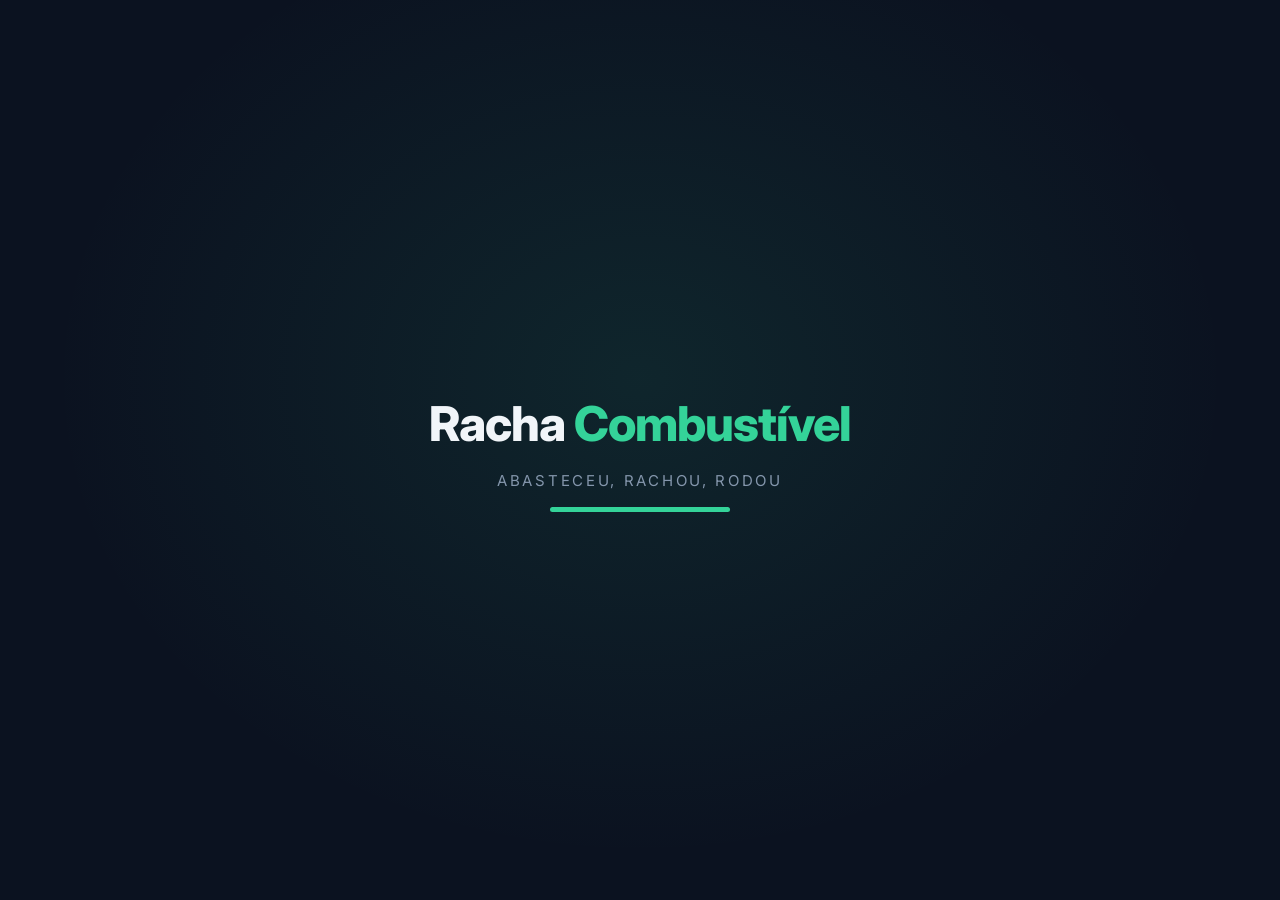
<file: index.html>
<!DOCTYPE html>
<html lang="pt-BR">
 <head>
  <script>
(function(){
  var BUILD="20261029-pdf3";
  try{
    fetch("/version.json",{cache:"no-store"}).then(function(r){return r.ok?r.json():null}).then(function(j){
      if(j&&j.v&&j.v!==BUILD){
        try{if(sessionStorage.getItem("racha_upd_to")===j.v)return;sessionStorage.setItem("racha_upd_to",j.v)}catch(e){}
        var u=location.pathname+location.search;
        u+=(u.indexOf("?")>=0?"&":"?")+"u="+Date.now();
        location.replace(u);
      }
    }).catch(function(){});
  }catch(e){}
})();
</script>

  <script src="/racha-sync.js?v=20261106-backup1"></script><script src="/shim.js?v=20261106-backup1"></script><script src="/racha-postos-auto.js?v=20261016-postos1"></script><script src="/racha-buscar.js?v=20261019-topo1"></script><script src="/racha-custo.js?v=20261029-pneu1"></script><script src="/racha-menu.js?v=20261019-topo1"></script><script src="/racha-abast-prev.js?v=20261102-abastc1"></script>
  <meta charset="utf-8"/>
  <meta name="theme-color" content="#0b1220"/>
  <style>
html,body{margin:0;background:#0b1220}
#boot{z-index:99999;transition:opacity .6s ease;position:fixed;inset:0;display:flex;align-items:center;justify-content:center;background:#0b1220;color:#f1f5f9;font-family:Inter,system-ui,sans-serif;overflow:hidden}
#boot .boot-glow{position:absolute;inset:0;background:radial-gradient(ellipse at 50% 42%,rgba(52,211,153,.10),transparent 65%);pointer-events:none}
#boot .rs{position:absolute;font-weight:800;line-height:1;color:#34d399;white-space:nowrap;pointer-events:none}
#boot .rs1{font-size:118vw;top:-15vh;left:-120vw;opacity:.92;animation:rs-sweep1 1.6s cubic-bezier(.45,.05,.55,.95) .5s both}
#boot .rs2{font-size:80vw;top:44vh;left:105vw;opacity:.22;animation:rs-sweep2 1.7s cubic-bezier(.45,.05,.55,.95) 2s both}
#boot .rs3{font-size:52vw;top:66vh;left:-55vw;opacity:.1;color:#f1f5f9;animation:rs-sweep3 1.6s cubic-bezier(.45,.05,.55,.95) 2.8s both}
@keyframes rs-sweep1{to{transform:translateX(235vw)}}
@keyframes rs-sweep2{to{transform:translateX(-225vw)}}
@keyframes rs-sweep3{to{transform:translateX(175vw)}}
#boot .boot-content{position:relative;width:100%;max-width:540px;text-align:center;padding:24px;box-sizing:border-box}
#boot .boot-wm{opacity:0;animation:boot-wm .9s cubic-bezier(.2,.65,.3,1) 3.9s both}
#boot h1{margin:0;font-size:clamp(30px,8.2vw,48px);font-weight:800;letter-spacing:-.02em}
#boot h1 .acc{color:#34d399}
#boot .boot-tagline{margin:10px 0 0;font-size:clamp(11px,2.8vw,15px);color:#8496ac;letter-spacing:.18em;text-transform:uppercase}
#boot .boot-bar{height:5px;width:0;max-width:180px;background:#34d399;border-radius:3px;margin:14px auto 0;animation:boot-bar .7s cubic-bezier(.2,.65,.3,1) 4.6s both}
@keyframes boot-wm{from{opacity:0;transform:scale(.78) translateY(26px)}to{opacity:1;transform:none}}
@keyframes boot-bar{to{width:33vw}}
#boot.boot-out{opacity:0;pointer-events:none}
@media(prefers-reduced-motion:reduce){#boot .rs{animation:none;opacity:0}#boot .boot-wm{animation-duration:.01s;animation-delay:0s}#boot .boot-bar{animation-duration:.01s;animation-delay:0s;width:33vw}}
  </style>
  <link href="/logo192.png" rel="icon" type="image/svg+xml"/>
  <meta content="width=device-width, initial-scale=1.0" name="viewport"/>
  <link href="/manifest.json" rel="manifest"/>
  <title>
   Racha Combustível
  </title>
  <script crossorigin="" src="/app.js?v=20261102-ors1" type="module">
  </script>
  <link crossorigin="" href="/app.css?v=20261016-gps1" rel="stylesheet"/>
  
  <meta content="yes" name="mobile-web-app-capable"/>
  <meta content="black" name="apple-mobile-web-app-status-bar-style"/>
  <meta content="Racha Combustível" name="apple-mobile-web-app-title"/>
  
 </head>
 <body>
  <div id="root"></div>
  <div id="boot" role="status" aria-label="Abrindo Racha Combustível">
<div class="boot-glow" aria-hidden="true"></div>
<span class="rs rs1" aria-hidden="true">R$</span>
<span class="rs rs2" aria-hidden="true">R$</span>
<span class="rs rs3" aria-hidden="true">R$</span>
<div class="boot-content">
    <div class="boot-wm">
      <h1>Racha <span class="acc">Combustível</span></h1>
      <p class="boot-tagline">abasteceu, rachou, rodou</p>
      <div class="boot-bar"></div>
    </div>
  </div>
</div>
  <script>
(function(){
  var MIN=5400,MAX=8000,t0=Date.now(),ok=0;
  function ready(){
    var r=document.getElementById("root");
    if(!r||!r.hasChildNodes())return false;
    var t=(r.textContent||"").replace(/\s+/g,"");
    if(t.length<10)return false;
    if(t.indexOf("Acarregarsistema")>=0)return false;
    return true;
  }
  function hide(){
    var b=document.getElementById("boot");
    if(!b||b.classList.contains("boot-out"))return;
    b.classList.add("boot-out");
    setTimeout(function(){b.remove()},700);
  }
  var iv=setInterval(function(){
    var e=Date.now()-t0;
    if(e>=MAX){clearInterval(iv);hide();return}
    if(e>=MIN&&ready()){ok++;if(ok>=2){clearInterval(iv);hide()}}else{ok=0}
  },50);
})();
</script>
 </body>
</html>
</file>
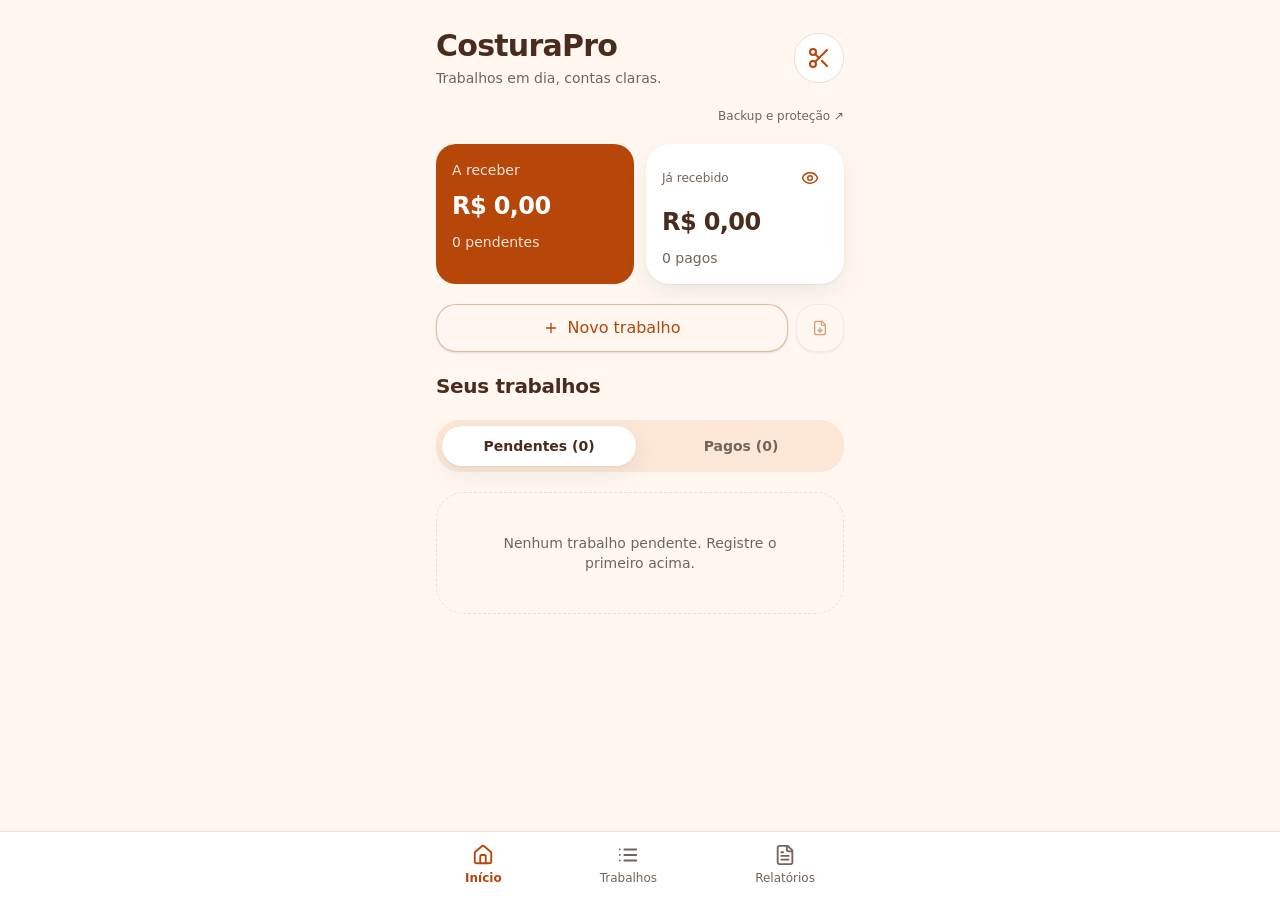
<file: costura-pro/index.html>
<!DOCTYPE html><html lang="pt-BR"><head><meta charset="UTF-8"><meta name="viewport" content="width=device-width, initial-scale=1"><meta name="robots" content="noindex,nofollow"><meta name="theme-color" content="#c84b0a"><title>CosturaPro</title><style>@layer properties{@supports (((-webkit-hyphens:none)) and (not (margin-trim:inline))) or ((-moz-orient:inline) and (not (color:rgb(from red r g b)))){*,:before,:after,::backdrop{--tw-translate-x:0;--tw-translate-y:0;--tw-translate-z:0;--tw-space-y-reverse:0;--tw-divide-y-reverse:0;--tw-border-style:solid;--tw-leading:initial;--tw-font-weight:initial;--tw-tracking:initial;--tw-shadow:0 0 #0000;--tw-shadow-color:initial;--tw-shadow-alpha:100%;--tw-inset-shadow:0 0 #0000;--tw-inset-shadow-color:initial;--tw-inset-shadow-alpha:100%;--tw-ring-color:initial;--tw-ring-shadow:0 0 #0000;--tw-inset-ring-color:initial;--tw-inset-ring-shadow:0 0 #0000;--tw-ring-inset:initial;--tw-ring-offset-width:0px;--tw-ring-offset-color:#fff;--tw-ring-offset-shadow:0 0 #0000;--tw-outline-style:solid;--tw-duration:initial;--tw-space-x-reverse:0;--tw-animation-delay:0s;--tw-animation-direction:normal;--tw-animation-duration:initial;--tw-animation-fill-mode:none;--tw-animation-iteration-count:1;--tw-enter-blur:0;--tw-enter-opacity:1;--tw-enter-rotate:0;--tw-enter-scale:1;--tw-enter-translate-x:0;--tw-enter-translate-y:0;--tw-exit-blur:0;--tw-exit-opacity:1;--tw-exit-rotate:0;--tw-exit-scale:1;--tw-exit-translate-x:0;--tw-exit-translate-y:0}}}@layer theme{:root,:host{--font-mono:ui-monospace, SFMono-Regular, Menlo, Monaco, Consolas, "Liberation Mono", "Courier New", monospace;--color-red-50:oklch(97.1% .013 17.38);--color-red-600:oklch(57.7% .245 27.325);--color-red-700:oklch(50.5% .213 27.518);--color-red-950:oklch(25.8% .092 26.042);--color-black:#000;--spacing:.25rem;--container-md:28rem;--container-lg:32rem;--container-2xl:42rem;--text-xs:.75rem;--text-xs--line-height:calc(1 / .75);--text-sm:.875rem;--text-sm--line-height:calc(1.25 / .875);--text-base:1rem;--text-base--line-height: 1.5 ;--text-lg:1.125rem;--text-lg--line-height:calc(1.75 / 1.125);--text-xl:1.25rem;--text-xl--line-height:calc(1.75 / 1.25);--text-2xl:1.5rem;--text-2xl--line-height:calc(2 / 1.5);--text-3xl:1.875rem;--text-3xl--line-height: 1.2 ;--font-weight-medium:500;--font-weight-semibold:600;--font-weight-bold:700;--font-weight-black:900;--tracking-tight:-.025em;--tracking-widest:.1em;--default-transition-duration:.15s;--default-transition-timing-function:cubic-bezier(.4, 0, .2, 1);--default-font-family:var(--font-body);--default-mono-font-family:var(--font-mono);--color-background:var(--background);--color-foreground:var(--foreground);--font-display:var(--font-display);--color-border:var(--border)}}@layer base{*,:after,:before,::backdrop{box-sizing:border-box;border:0 solid;margin:0;padding:0}::file-selector-button{box-sizing:border-box;border:0 solid;margin:0;padding:0}html,:host{-webkit-text-size-adjust:100%;tab-size:4;line-height:1.5;font-family:var(--default-font-family,-apple-system, BlinkMacSystemFont, "Segoe UI", Roboto, "Helvetica Neue", "Noto Sans", Arial, sans-serif, "Apple Color Emoji", "Segoe UI Emoji", "Segoe UI Symbol", "Noto Color Emoji");font-feature-settings:var(--default-font-feature-settings,normal);font-variation-settings:var(--default-font-variation-settings,normal);-webkit-tap-highlight-color:transparent}hr{height:0;color:inherit;border-top-width:1px}abbr:where([title]){-webkit-text-decoration:underline dotted;text-decoration:underline dotted}h1,h2,h3,h4,h5,h6{font-size:inherit;font-weight:inherit}a{color:inherit;-webkit-text-decoration:inherit;text-decoration:inherit}b,strong{font-weight:bolder}code,kbd,samp,pre{font-family:var(--default-mono-font-family,ui-monospace, SFMono-Regular, Menlo, Monaco, Consolas, "Liberation Mono", "Courier New", monospace);font-feature-settings:var(--default-mono-font-feature-settings,normal);font-variation-settings:var(--default-mono-font-variation-settings,normal);font-size:1em}small{font-size:80%}sub,sup{vertical-align:baseline;font-size:75%;line-height:0;position:relative}sub{bottom:-.25em}sup{top:-.5em}table{text-indent:0;border-color:inherit;border-collapse:collapse}:-moz-focusring:where(:not(iframe)){outline:auto}progress{vertical-align:baseline}summary{display:list-item}ol,ul,menu{list-style:none}img,svg,video,canvas,audio,iframe,embed,object{vertical-align:middle;display:block}img,video{max-width:100%;height:auto}button,input,select,optgroup,textarea{font:inherit;font-feature-settings:inherit;font-variation-settings:inherit;letter-spacing:inherit;color:inherit;opacity:1;background-color:#0000;border-radius:0}::file-selector-button{font:inherit;font-feature-settings:inherit;font-variation-settings:inherit;letter-spacing:inherit;color:inherit;opacity:1;background-color:#0000;border-radius:0}:where(select:is([multiple],[size])) optgroup{font-weight:bolder}:where(select:is([multiple],[size])) optgroup option{padding-inline-start:20px}::file-selector-button{margin-inline-end:4px}::placeholder{opacity:1}@supports (not ((-webkit-appearance:-apple-pay-button))) or (contain-intrinsic-size:1px){::placeholder{color:currentColor}@supports (color:color-mix(in lab,red,red)){::placeholder{color:color-mix(in oklab,currentcolor 50%,transparent)}}}textarea{resize:vertical}::-webkit-search-decoration{-webkit-appearance:none}::-webkit-date-and-time-value{min-height:1lh;text-align:inherit}::-webkit-datetime-edit{display:inline-flex}::-webkit-datetime-edit-fields-wrapper{padding:0}::-webkit-datetime-edit{padding-block:0}::-webkit-datetime-edit-year-field{padding-block:0}::-webkit-datetime-edit-month-field{padding-block:0}::-webkit-datetime-edit-day-field{padding-block:0}::-webkit-datetime-edit-hour-field{padding-block:0}::-webkit-datetime-edit-minute-field{padding-block:0}::-webkit-datetime-edit-second-field{padding-block:0}::-webkit-datetime-edit-millisecond-field{padding-block:0}::-webkit-datetime-edit-meridiem-field{padding-block:0}::-webkit-calendar-picker-indicator{line-height:1}:-moz-ui-invalid{box-shadow:none}button,input:where([type=button],[type=reset],[type=submit]){appearance:button}::file-selector-button{appearance:button}::-webkit-inner-spin-button{height:auto}::-webkit-outer-spin-button{height:auto}[hidden]:where(:not([hidden=until-found])){display:none!important}*{border-color:var(--color-border)}body{background-color:var(--color-background);color:var(--color-foreground);font-family:var(--font-body);-webkit-font-smoothing:antialiased}h1,h2,h3,h4{font-family:var(--font-display);letter-spacing:-.015em}}@layer components;@layer utilities{.visible{visibility:visible}.sr-only{clip-path:inset(50%);white-space:nowrap;border-width:0;width:1px;height:1px;margin:-1px;padding:0;position:absolute;overflow:hidden}.absolute{position:absolute}.fixed{position:fixed}.relative{position:relative}.inset-0{inset:0}.inset-x-0{inset-inline:0}.top-1\/2{top:50%}.top-4{top:calc(var(--spacing) * 4)}.top-\[50\%\]{top:50%}.right-2{right:calc(var(--spacing) * 2)}.right-4{right:calc(var(--spacing) * 4)}.bottom-0{bottom:0}.left-3{left:calc(var(--spacing) * 3)}.left-\[50\%\]{left:50%}.z-40{z-index:40}.z-50{z-index:50}.z-\[100\]{z-index:100}.col-span-2{grid-column:span 2/span 2}.-mx-1{margin-inline:calc(var(--spacing) * -1)}.mx-auto{margin-inline:auto}.my-1{margin-block:var(--spacing)}.-mt-14{margin-top:calc(var(--spacing) * -14)}.mt-1{margin-top:var(--spacing)}.mt-2{margin-top:calc(var(--spacing) * 2)}.mt-3{margin-top:calc(var(--spacing) * 3)}.mt-4{margin-top:calc(var(--spacing) * 4)}.mt-6{margin-top:calc(var(--spacing) * 6)}.mb-4{margin-bottom:calc(var(--spacing) * 4)}.ml-1{margin-left:var(--spacing)}.block{display:block}.flex{display:flex}.grid{display:grid}.hidden{display:none}.inline-block{display:inline-block}.inline-flex{display:inline-flex}.h-3\.5{height:calc(var(--spacing) * 3.5)}.h-4{height:calc(var(--spacing) * 4)}.h-8{height:calc(var(--spacing) * 8)}.h-9{height:calc(var(--spacing) * 9)}.h-10{height:calc(var(--spacing) * 10)}.h-11{height:calc(var(--spacing) * 11)}.h-12{height:calc(var(--spacing) * 12)}.h-16{height:calc(var(--spacing) * 16)}.h-\[var\(--radix-select-trigger-height\)\]{height:var(--radix-select-trigger-height)}.h-px{height:1px}.max-h-\(--radix-select-content-available-height\){max-height:var(--radix-select-content-available-height)}.min-h-11{min-height:calc(var(--spacing) * 11)}.min-h-screen{min-height:100vh}.w-3\.5{width:calc(var(--spacing) * 3.5)}.w-4{width:calc(var(--spacing) * 4)}.w-8{width:calc(var(--spacing) * 8)}.w-9{width:calc(var(--spacing) * 9)}.w-11{width:calc(var(--spacing) * 11)}.w-12{width:calc(var(--spacing) * 12)}.w-16{width:calc(var(--spacing) * 16)}.w-full{width:100%}.w-px{width:1px}.max-w-2xl{max-width:var(--container-2xl)}.max-w-lg{max-width:var(--container-lg)}.max-w-md{max-width:var(--container-md)}.min-w-0{min-width:0}.min-w-\[8rem\]{min-width:8rem}.min-w-\[var\(--radix-select-trigger-width\)\]{min-width:var(--radix-select-trigger-width)}.flex-1{flex:1}.shrink-0{flex-shrink:0}.origin-\(--radix-select-content-transform-origin\){transform-origin:var(--radix-select-content-transform-origin)}.translate-x-\[-50\%\]{--tw-translate-x:-50%;translate:var(--tw-translate-x) var(--tw-translate-y)}.-translate-y-1\/2{--tw-translate-y: -50% ;translate:var(--tw-translate-x) var(--tw-translate-y)}.translate-y-\[-50\%\]{--tw-translate-y:-50%;translate:var(--tw-translate-x) var(--tw-translate-y)}.cursor-default{cursor:default}.cursor-pointer{cursor:pointer}.scroll-mt-4{scroll-margin-top:calc(var(--spacing) * 4)}.grid-cols-2{grid-template-columns:repeat(2,minmax(0,1fr))}.flex-col{flex-direction:column}.flex-col-reverse{flex-direction:column-reverse}.flex-wrap{flex-wrap:wrap}.items-center{align-items:center}.items-start{align-items:flex-start}.justify-around{justify-content:space-around}.justify-between{justify-content:space-between}.justify-center{justify-content:center}.justify-end{justify-content:flex-end}.gap-1{gap:var(--spacing)}.gap-2{gap:calc(var(--spacing) * 2)}.gap-3{gap:calc(var(--spacing) * 3)}.gap-4{gap:calc(var(--spacing) * 4)}:where(.space-y-1\.5>:not(:last-child)){--tw-space-y-reverse:0;margin-block-start:calc(calc(var(--spacing) * 1.5) * var(--tw-space-y-reverse));margin-block-end:calc(calc(var(--spacing) * 1.5) * calc(1 - var(--tw-space-y-reverse)))}:where(.space-y-2>:not(:last-child)){--tw-space-y-reverse:0;margin-block-start:calc(calc(var(--spacing) * 2) * var(--tw-space-y-reverse));margin-block-end:calc(calc(var(--spacing) * 2) * calc(1 - var(--tw-space-y-reverse)))}:where(.space-y-3>:not(:last-child)){--tw-space-y-reverse:0;margin-block-start:calc(calc(var(--spacing) * 3) * var(--tw-space-y-reverse));margin-block-end:calc(calc(var(--spacing) * 3) * calc(1 - var(--tw-space-y-reverse)))}:where(.space-y-5>:not(:last-child)){--tw-space-y-reverse:0;margin-block-start:calc(calc(var(--spacing) * 5) * var(--tw-space-y-reverse));margin-block-end:calc(calc(var(--spacing) * 5) * calc(1 - var(--tw-space-y-reverse)))}:where(.divide-y>:not(:last-child)){--tw-divide-y-reverse:0;border-bottom-style:var(--tw-border-style);border-top-style:var(--tw-border-style);border-top-width:calc(1px * var(--tw-divide-y-reverse));border-bottom-width:calc(1px * calc(1 - var(--tw-divide-y-reverse)))}:where(.divide-border>:not(:last-child)){border-color:var(--border)}.overflow-x-hidden{overflow-x:hidden}.overflow-y-auto{overflow-y:auto}.rounded-2xl{border-radius:calc(var(--radius) + 8px)}.rounded-3xl{border-radius:calc(var(--radius) + 12px)}.rounded-\[20px\]{border-radius:20px}.rounded-full{border-radius:3.40282e38px}.rounded-lg{border-radius:var(--radius)}.rounded-md{border-radius:calc(var(--radius) - 2px)}.rounded-sm{border-radius:calc(var(--radius) - 4px)}.rounded-xl{border-radius:calc(var(--radius) + 4px)}.border{border-style:var(--tw-border-style);border-width:1px}.border-0{border-style:var(--tw-border-style);border-width:0}.border-t{border-top-style:var(--tw-border-style);border-top-width:1px}.border-b{border-bottom-style:var(--tw-border-style);border-bottom-width:1px}.border-dashed{--tw-border-style:dashed;border-style:dashed}.border-border{border-color:var(--border)}.border-destructive\/30{border-color:var(--destructive)}@supports (color:color-mix(in lab,red,red)){.border-destructive\/30{border-color:color-mix(in oklab,var(--destructive) 30%,transparent)}}.border-input{border-color:var(--input)}.border-primary\/25{border-color:var(--primary)}@supports (color:color-mix(in lab,red,red)){.border-primary\/25{border-color:color-mix(in oklab,var(--primary) 25%,transparent)}}.border-primary\/30{border-color:var(--primary)}@supports (color:color-mix(in lab,red,red)){.border-primary\/30{border-color:color-mix(in oklab,var(--primary) 30%,transparent)}}.border-primary\/35{border-color:var(--primary)}@supports (color:color-mix(in lab,red,red)){.border-primary\/35{border-color:color-mix(in oklab,var(--primary) 35%,transparent)}}.border-red-600{border-color:var(--color-red-600)}.border-red-700{border-color:var(--color-red-700)}.border-success\/25{border-color:var(--success)}@supports (color:color-mix(in lab,red,red)){.border-success\/25{border-color:color-mix(in oklab,var(--success) 25%,transparent)}}.bg-background,.bg-background\/95{background-color:var(--background)}@supports (color:color-mix(in lab,red,red)){.bg-background\/95{background-color:color-mix(in oklab,var(--background) 95%,transparent)}}.bg-black\/80{background-color:#000c}@supports (color:color-mix(in lab,red,red)){.bg-black\/80{background-color:color-mix(in oklab,var(--color-black) 80%,transparent)}}.bg-card{background-color:var(--card)}.bg-destructive,.bg-destructive\/10{background-color:var(--destructive)}@supports (color:color-mix(in lab,red,red)){.bg-destructive\/10{background-color:color-mix(in oklab,var(--destructive) 10%,transparent)}}.bg-muted{background-color:var(--muted)}.bg-popover{background-color:var(--popover)}.bg-primary,.bg-primary\/5{background-color:var(--primary)}@supports (color:color-mix(in lab,red,red)){.bg-primary\/5{background-color:color-mix(in oklab,var(--primary) 5%,transparent)}}.bg-red-50{background-color:var(--color-red-50)}.bg-secondary{background-color:var(--secondary)}.bg-success-soft{background-color:var(--success-soft)}.bg-transparent{background-color:#0000}.bg-gradient-hero{background-image:var(--gradient-hero)}.object-contain{object-fit:contain}.object-cover{object-fit:cover}.p-1{padding:var(--spacing)}.p-1\.5{padding:calc(var(--spacing) * 1.5)}.p-2{padding:calc(var(--spacing) * 2)}.p-3{padding:calc(var(--spacing) * 3)}.p-4{padding:calc(var(--spacing) * 4)}.p-5{padding:calc(var(--spacing) * 5)}.p-6{padding:calc(var(--spacing) * 6)}.p-8{padding:calc(var(--spacing) * 8)}.p-10{padding:calc(var(--spacing) * 10)}.px-0{padding-inline:0}.px-2{padding-inline:calc(var(--spacing) * 2)}.px-3{padding-inline:calc(var(--spacing) * 3)}.px-4{padding-inline:calc(var(--spacing) * 4)}.px-5{padding-inline:calc(var(--spacing) * 5)}.px-8{padding-inline:calc(var(--spacing) * 8)}.py-1{padding-block:var(--spacing)}.py-1\.5{padding-block:calc(var(--spacing) * 1.5)}.py-2{padding-block:calc(var(--spacing) * 2)}.py-2\.5{padding-block:calc(var(--spacing) * 2.5)}.py-3{padding-block:calc(var(--spacing) * 3)}.py-4{padding-block:calc(var(--spacing) * 4)}.py-8{padding-block:calc(var(--spacing) * 8)}.py-10{padding-block:calc(var(--spacing) * 10)}.pt-2{padding-top:calc(var(--spacing) * 2)}.pt-3{padding-top:calc(var(--spacing) * 3)}.pt-7{padding-top:calc(var(--spacing) * 7)}.pt-8{padding-top:calc(var(--spacing) * 8)}.pr-8{padding-right:calc(var(--spacing) * 8)}.pb-4{padding-bottom:calc(var(--spacing) * 4)}.pb-5{padding-bottom:calc(var(--spacing) * 5)}.pb-16{padding-bottom:calc(var(--spacing) * 16)}.pb-20{padding-bottom:calc(var(--spacing) * 20)}.pb-28{padding-bottom:calc(var(--spacing) * 28)}.pb-\[env\(safe-area-inset-bottom\)\]{padding-bottom:env(safe-area-inset-bottom)}.pl-2{padding-left:calc(var(--spacing) * 2)}.pl-9{padding-left:calc(var(--spacing) * 9)}.text-center{text-align:center}.text-right{text-align:right}.font-display{font-family:var(--font-display)}.text-2xl{font-size:var(--text-2xl);line-height:var(--tw-leading,var(--text-2xl--line-height))}.text-3xl{font-size:var(--text-3xl);line-height:var(--tw-leading,var(--text-3xl--line-height))}.text-base{font-size:var(--text-base);line-height:var(--tw-leading,var(--text-base--line-height))}.text-lg{font-size:var(--text-lg);line-height:var(--tw-leading,var(--text-lg--line-height))}.text-sm{font-size:var(--text-sm);line-height:var(--tw-leading,var(--text-sm--line-height))}.text-xl{font-size:var(--text-xl);line-height:var(--tw-leading,var(--text-xl--line-height))}.text-xs{font-size:var(--text-xs);line-height:var(--tw-leading,var(--text-xs--line-height))}.text-\[clamp\(1rem\,5vw\,1\.5rem\)\]{font-size:clamp(1rem,5vw,1.5rem)}.leading-none{--tw-leading:1;line-height:1}.font-black{--tw-font-weight:var(--font-weight-black);font-weight:var(--font-weight-black)}.font-bold{--tw-font-weight:var(--font-weight-bold);font-weight:var(--font-weight-bold)}.font-medium{--tw-font-weight:var(--font-weight-medium);font-weight:var(--font-weight-medium)}.font-semibold{--tw-font-weight:var(--font-weight-semibold);font-weight:var(--font-weight-semibold)}.tracking-tight{--tw-tracking:var(--tracking-tight);letter-spacing:var(--tracking-tight)}.tracking-widest{--tw-tracking:var(--tracking-widest);letter-spacing:var(--tracking-widest)}.break-words{overflow-wrap:break-word}.whitespace-nowrap{white-space:nowrap}.text-accent{color:var(--accent)}.text-accent-foreground{color:var(--accent-foreground)}.text-destructive{color:var(--destructive)}.text-destructive-foreground{color:var(--destructive-foreground)}.text-foreground{color:var(--foreground)}.text-muted-foreground{color:var(--muted-foreground)}.text-popover-foreground{color:var(--popover-foreground)}.text-primary{color:var(--primary)}.text-primary-foreground{color:var(--primary-foreground)}.text-red-700{color:var(--color-red-700)}.text-red-950{color:var(--color-red-950)}.text-secondary-foreground{color:var(--secondary-foreground)}.text-success{color:var(--success)}.text-warning{color:var(--warning)}.uppercase{text-transform:uppercase}.underline-offset-4{text-underline-offset:4px}.opacity-50{opacity:.5}.opacity-70{opacity:.7}.opacity-80{opacity:.8}.opacity-85{opacity:.85}.shadow{--tw-shadow:0 1px 3px 0 var(--tw-shadow-color,#0000001a), 0 1px 2px -1px var(--tw-shadow-color,#0000001a);box-shadow:var(--tw-inset-shadow),var(--tw-inset-ring-shadow),var(--tw-ring-offset-shadow),var(--tw-ring-shadow),var(--tw-shadow)}.shadow-lg{--tw-shadow:0 10px 15px -3px var(--tw-shadow-color,#0000001a), 0 4px 6px -4px var(--tw-shadow-color,#0000001a);box-shadow:var(--tw-inset-shadow),var(--tw-inset-ring-shadow),var(--tw-ring-offset-shadow),var(--tw-ring-shadow),var(--tw-shadow)}.shadow-md{--tw-shadow:0 4px 6px -1px var(--tw-shadow-color,#0000001a), 0 2px 4px -2px var(--tw-shadow-color,#0000001a);box-shadow:var(--tw-inset-shadow),var(--tw-inset-ring-shadow),var(--tw-ring-offset-shadow),var(--tw-ring-shadow),var(--tw-shadow)}.shadow-none{--tw-shadow:0 0 #0000;box-shadow:var(--tw-inset-shadow),var(--tw-inset-ring-shadow),var(--tw-ring-offset-shadow),var(--tw-ring-shadow),var(--tw-shadow)}.shadow-sm{--tw-shadow:0 1px 3px 0 var(--tw-shadow-color,#0000001a), 0 1px 2px -1px var(--tw-shadow-color,#0000001a);box-shadow:var(--tw-inset-shadow),var(--tw-inset-ring-shadow),var(--tw-ring-offset-shadow),var(--tw-ring-shadow),var(--tw-shadow)}.shadow-soft{box-shadow:var(--shadow-soft)}.ring-offset-background{--tw-ring-offset-color:var(--background)}.outline{outline-style:var(--tw-outline-style);outline-width:1px}.transition-colors{transition-property:color,background-color,border-color,outline-color,text-decoration-color,fill,stroke,--tw-gradient-from,--tw-gradient-via,--tw-gradient-to;transition-timing-function:var(--tw-ease,var(--default-transition-timing-function));transition-duration:var(--tw-duration,var(--default-transition-duration))}.transition-opacity{transition-property:opacity;transition-timing-function:var(--tw-ease,var(--default-transition-timing-function));transition-duration:var(--tw-duration,var(--default-transition-duration))}.duration-200{--tw-duration:.2s;transition-duration:.2s}.outline-none{--tw-outline-style:none;outline-style:none}.select-none{-webkit-user-select:none;user-select:none}.peer-disabled\:cursor-not-allowed:is(:where(.peer):disabled~*){cursor:not-allowed}.peer-disabled\:opacity-70:is(:where(.peer):disabled~*){opacity:.7}.file\:border-0::file-selector-button{border-style:var(--tw-border-style);border-width:0}.file\:bg-transparent::file-selector-button{background-color:#0000}.file\:text-sm::file-selector-button{font-size:var(--text-sm);line-height:var(--tw-leading,var(--text-sm--line-height))}.file\:font-medium::file-selector-button{--tw-font-weight:var(--font-weight-medium);font-weight:var(--font-weight-medium)}.file\:text-foreground::file-selector-button{color:var(--foreground)}.placeholder\:text-muted-foreground::placeholder{color:var(--muted-foreground)}@media(hover:hover){.hover\:bg-accent:hover{background-color:var(--accent)}.hover\:bg-destructive\/90:hover{background-color:var(--destructive)}@supports (color:color-mix(in lab,red,red)){.hover\:bg-destructive\/90:hover{background-color:color-mix(in oklab,var(--destructive) 90%,transparent)}}.hover\:bg-primary\/90:hover{background-color:var(--primary)}@supports (color:color-mix(in lab,red,red)){.hover\:bg-primary\/90:hover{background-color:color-mix(in oklab,var(--primary) 90%,transparent)}}.hover\:bg-secondary\/80:hover{background-color:var(--secondary)}@supports (color:color-mix(in lab,red,red)){.hover\:bg-secondary\/80:hover{background-color:color-mix(in oklab,var(--secondary) 80%,transparent)}}.hover\:text-accent-foreground:hover{color:var(--accent-foreground)}.hover\:text-foreground:hover{color:var(--foreground)}.hover\:underline:hover{text-decoration-line:underline}.hover\:opacity-100:hover{opacity:1}}.focus\:bg-accent:focus{background-color:var(--accent)}.focus\:text-accent-foreground:focus{color:var(--accent-foreground)}.focus\:ring-1:focus{--tw-ring-shadow:var(--tw-ring-inset,) 0 0 0 calc(1px + var(--tw-ring-offset-width)) var(--tw-ring-color,currentcolor);box-shadow:var(--tw-inset-shadow),var(--tw-inset-ring-shadow),var(--tw-ring-offset-shadow),var(--tw-ring-shadow),var(--tw-shadow)}.focus\:ring-2:focus{--tw-ring-shadow:var(--tw-ring-inset,) 0 0 0 calc(2px + var(--tw-ring-offset-width)) var(--tw-ring-color,currentcolor);box-shadow:var(--tw-inset-shadow),var(--tw-inset-ring-shadow),var(--tw-ring-offset-shadow),var(--tw-ring-shadow),var(--tw-shadow)}.focus\:ring-ring:focus{--tw-ring-color:var(--ring)}.focus\:ring-offset-2:focus{--tw-ring-offset-width:2px;--tw-ring-offset-shadow:var(--tw-ring-inset,) 0 0 0 var(--tw-ring-offset-width) var(--tw-ring-offset-color)}.focus\:outline-none:focus{--tw-outline-style:none;outline-style:none}.focus-visible\:ring-0:focus-visible{--tw-ring-shadow:var(--tw-ring-inset,) 0 0 0 calc(0px + var(--tw-ring-offset-width)) var(--tw-ring-color,currentcolor);box-shadow:var(--tw-inset-shadow),var(--tw-inset-ring-shadow),var(--tw-ring-offset-shadow),var(--tw-ring-shadow),var(--tw-shadow)}.focus-visible\:ring-1:focus-visible{--tw-ring-shadow:var(--tw-ring-inset,) 0 0 0 calc(1px + var(--tw-ring-offset-width)) var(--tw-ring-color,currentcolor);box-shadow:var(--tw-inset-shadow),var(--tw-inset-ring-shadow),var(--tw-ring-offset-shadow),var(--tw-ring-shadow),var(--tw-shadow)}.focus-visible\:ring-ring:focus-visible{--tw-ring-color:var(--ring)}.focus-visible\:outline-none:focus-visible{--tw-outline-style:none;outline-style:none}.disabled\:pointer-events-none:disabled{pointer-events:none}.disabled\:cursor-not-allowed:disabled{cursor:not-allowed}.disabled\:opacity-50:disabled{opacity:.5}.data-\[disabled\]\:pointer-events-none[data-disabled]{pointer-events:none}.data-\[disabled\]\:opacity-50[data-disabled]{opacity:.5}.data-\[placeholder\]\:text-muted-foreground[data-placeholder]{color:var(--muted-foreground)}.data-\[side\=bottom\]\:translate-y-1[data-side=bottom]{--tw-translate-y:var(--spacing);translate:var(--tw-translate-x) var(--tw-translate-y)}.data-\[side\=bottom\]\:slide-in-from-top-2[data-side=bottom]{--tw-enter-translate-y:calc(2*var(--spacing)*-1)}.data-\[side\=left\]\:-translate-x-1[data-side=left]{--tw-translate-x:calc(var(--spacing) * -1);translate:var(--tw-translate-x) var(--tw-translate-y)}.data-\[side\=left\]\:slide-in-from-right-2[data-side=left]{--tw-enter-translate-x:calc(2*var(--spacing))}.data-\[side\=right\]\:translate-x-1[data-side=right]{--tw-translate-x:var(--spacing);translate:var(--tw-translate-x) var(--tw-translate-y)}.data-\[side\=right\]\:slide-in-from-left-2[data-side=right]{--tw-enter-translate-x:calc(2*var(--spacing)*-1)}.data-\[side\=top\]\:-translate-y-1[data-side=top]{--tw-translate-y:calc(var(--spacing) * -1);translate:var(--tw-translate-x) var(--tw-translate-y)}.data-\[side\=top\]\:slide-in-from-bottom-2[data-side=top]{--tw-enter-translate-y:calc(2*var(--spacing))}.data-\[state\=closed\]\:animate-out[data-state=closed]{animation:exit var(--tw-animation-duration,var(--tw-duration,.15s))var(--tw-ease,ease)var(--tw-animation-delay,0s)var(--tw-animation-iteration-count,1)var(--tw-animation-direction,normal)var(--tw-animation-fill-mode,none)}.data-\[state\=closed\]\:fade-out-0[data-state=closed]{--tw-exit-opacity:0}.data-\[state\=closed\]\:zoom-out-95[data-state=closed]{--tw-exit-scale:.95}.data-\[state\=open\]\:animate-in[data-state=open]{animation:enter var(--tw-animation-duration,var(--tw-duration,.15s))var(--tw-ease,ease)var(--tw-animation-delay,0s)var(--tw-animation-iteration-count,1)var(--tw-animation-direction,normal)var(--tw-animation-fill-mode,none)}.data-\[state\=open\]\:bg-accent[data-state=open]{background-color:var(--accent)}.data-\[state\=open\]\:text-muted-foreground[data-state=open]{color:var(--muted-foreground)}.data-\[state\=open\]\:fade-in-0[data-state=open]{--tw-enter-opacity:0}.data-\[state\=open\]\:zoom-in-95[data-state=open]{--tw-enter-scale:.95}@media(min-width:40rem){.sm\:mt-0{margin-top:0}.sm\:flex-row{flex-direction:row}.sm\:justify-end{justify-content:flex-end}:where(.sm\:space-x-2>:not(:last-child)){--tw-space-x-reverse:0;margin-inline-start:calc(calc(var(--spacing) * 2) * var(--tw-space-x-reverse));margin-inline-end:calc(calc(var(--spacing) * 2) * calc(1 - var(--tw-space-x-reverse)))}.sm\:rounded-lg{border-radius:var(--radius)}.sm\:text-left{text-align:left}}@media(min-width:48rem){.md\:text-sm{font-size:var(--text-sm);line-height:var(--tw-leading,var(--text-sm--line-height))}}.\[\&_svg\]\:pointer-events-none svg{pointer-events:none}.\[\&_svg\]\:size-4 svg{width:calc(var(--spacing) * 4);height:calc(var(--spacing) * 4)}.\[\&_svg\]\:shrink-0 svg{flex-shrink:0}.\[\&\>span\]\:line-clamp-1>span{-webkit-line-clamp:1;-webkit-box-orient:vertical;display:-webkit-box;overflow:hidden}}@property --tw-animation-delay{syntax:"*";inherits:false;initial-value:0s}@property --tw-animation-direction{syntax:"*";inherits:false;initial-value:normal}@property --tw-animation-duration{syntax:"*";inherits:false}@property --tw-animation-fill-mode{syntax:"*";inherits:false;initial-value:none}@property --tw-animation-iteration-count{syntax:"*";inherits:false;initial-value:1}@property --tw-enter-blur{syntax:"*";inherits:false;initial-value:0}@property --tw-enter-opacity{syntax:"*";inherits:false;initial-value:1}@property --tw-enter-rotate{syntax:"*";inherits:false;initial-value:0}@property --tw-enter-scale{syntax:"*";inherits:false;initial-value:1}@property --tw-enter-translate-x{syntax:"*";inherits:false;initial-value:0}@property --tw-enter-translate-y{syntax:"*";inherits:false;initial-value:0}@property --tw-exit-blur{syntax:"*";inherits:false;initial-value:0}@property --tw-exit-opacity{syntax:"*";inherits:false;initial-value:1}@property --tw-exit-rotate{syntax:"*";inherits:false;initial-value:0}@property --tw-exit-scale{syntax:"*";inherits:false;initial-value:1}@property --tw-exit-translate-x{syntax:"*";inherits:false;initial-value:0}@property --tw-exit-translate-y{syntax:"*";inherits:false;initial-value:0}:root{--radius:1rem;--font-display:"Outfit", ui-sans-serif, system-ui, sans-serif;--font-body:"DM Sans", ui-sans-serif, system-ui, sans-serif;--background:oklch(97.5% .012 85);--foreground:oklch(26% .032 195);--card:oklch(99.5% .005 90);--card-foreground:oklch(26% .032 195);--popover:oklch(99.5% .005 90);--popover-foreground:oklch(26% .032 195);--primary:oklch(42% .068 194);--primary-foreground:oklch(98.5% .01 90);--secondary:oklch(94% .018 88);--secondary-foreground:oklch(32% .04 195);--muted:oklch(94.5% .014 88);--muted-foreground:oklch(52% .024 195);--accent:oklch(75% .135 68);--accent-foreground:oklch(24% .04 60);--success:oklch(58% .11 160);--success-foreground:oklch(98.5% .01 160);--success-soft:oklch(94% .038 160);--warning:oklch(68% .15 62);--destructive:oklch(56% .19 25);--destructive-foreground:oklch(98.5% .01 90);--border:oklch(90% .018 88);--input:oklch(93% .016 88);--ring:oklch(42% .068 194);--chart-1:oklch(42% .068 194);--chart-2:oklch(75% .135 68);--chart-3:oklch(58% .11 160);--chart-4:oklch(68% .15 62);--chart-5:oklch(52% .024 195);--sidebar:oklch(97.5% .012 85);--sidebar-foreground:oklch(26% .032 195);--sidebar-primary:oklch(42% .068 194);--sidebar-primary-foreground:oklch(98.5% .01 90);--sidebar-accent:oklch(94% .018 88);--sidebar-accent-foreground:oklch(32% .04 195);--sidebar-border:oklch(90% .018 88);--sidebar-ring:oklch(42% .068 194);--gradient-hero:linear-gradient(135deg, oklch(42% .068 194), oklch(32% .05 200));--shadow-soft:0 1px 2px oklch(26% .032 195/.06), 0 8px 24px oklch(26% .032 195/.07);--shadow-lift:0 2px 6px oklch(26% .032 195/.08), 0 18px 40px oklch(26% .032 195/.12)}.dark{--background:oklch(12.9% .042 264.695);--foreground:oklch(98.4% .003 247.858);--card:oklch(20.8% .042 265.755);--card-foreground:oklch(98.4% .003 247.858);--popover:oklch(20.8% .042 265.755);--popover-foreground:oklch(98.4% .003 247.858);--primary:oklch(92.9% .013 255.508);--primary-foreground:oklch(20.8% .042 265.755);--secondary:oklch(27.9% .041 260.031);--secondary-foreground:oklch(98.4% .003 247.858);--muted:oklch(27.9% .041 260.031);--muted-foreground:oklch(70.4% .04 256.788);--accent:oklch(27.9% .041 260.031);--accent-foreground:oklch(98.4% .003 247.858);--destructive:oklch(70.4% .191 22.216);--destructive-foreground:oklch(98.4% .003 247.858);--border:oklch(100% 0 0/.1);--input:oklch(100% 0 0/.15);--ring:oklch(55.1% .027 264.364);--chart-1:oklch(48.8% .243 264.376);--chart-2:oklch(69.6% .17 162.48);--chart-3:oklch(76.9% .188 70.08);--chart-4:oklch(62.7% .265 303.9);--chart-5:oklch(64.5% .246 16.439);--sidebar:oklch(20.8% .042 265.755);--sidebar-foreground:oklch(98.4% .003 247.858);--sidebar-primary:oklch(48.8% .243 264.376);--sidebar-primary-foreground:oklch(98.4% .003 247.858);--sidebar-accent:oklch(27.9% .041 260.031);--sidebar-accent-foreground:oklch(98.4% .003 247.858);--sidebar-border:oklch(100% 0 0/.1);--sidebar-ring:oklch(55.1% .027 264.364)}:root{--background:#fff7f0;--foreground:#492c1d;--card:#fff;--card-foreground:#492c1d;--primary:#b74609;--primary-foreground:#fff;--secondary:#fce7d6;--secondary-foreground:#492c1d;--muted:#f9ede3;--muted-foreground:#72645b;--accent:#b74609;--accent-foreground:#492c1d;--border:#eadfd5;--input:#eadfd5;--ring:#b74609;--gradient-hero:linear-gradient(135deg, #b74609, #983907)}[data-sonner-toaster]{max-width:calc(100vw - 32px)}main button{max-width:100%}main button span{white-space:normal;min-width:0}@property --tw-translate-x{syntax:"*";inherits:false;initial-value:0}@property --tw-translate-y{syntax:"*";inherits:false;initial-value:0}@property --tw-translate-z{syntax:"*";inherits:false;initial-value:0}@property --tw-space-y-reverse{syntax:"*";inherits:false;initial-value:0}@property --tw-divide-y-reverse{syntax:"*";inherits:false;initial-value:0}@property --tw-border-style{syntax:"*";inherits:false;initial-value:solid}@property --tw-leading{syntax:"*";inherits:false}@property --tw-font-weight{syntax:"*";inherits:false}@property --tw-tracking{syntax:"*";inherits:false}@property --tw-shadow{syntax:"*";inherits:false;initial-value:0 0 #0000}@property --tw-shadow-color{syntax:"*";inherits:false}@property --tw-shadow-alpha{syntax:"<percentage>";inherits:false;initial-value:100%}@property --tw-inset-shadow{syntax:"*";inherits:false;initial-value:0 0 #0000}@property --tw-inset-shadow-color{syntax:"*";inherits:false}@property --tw-inset-shadow-alpha{syntax:"<percentage>";inherits:false;initial-value:100%}@property --tw-ring-color{syntax:"*";inherits:false}@property --tw-ring-shadow{syntax:"*";inherits:false;initial-value:0 0 #0000}@property --tw-inset-ring-color{syntax:"*";inherits:false}@property --tw-inset-ring-shadow{syntax:"*";inherits:false;initial-value:0 0 #0000}@property --tw-ring-inset{syntax:"*";inherits:false}@property --tw-ring-offset-width{syntax:"<length>";inherits:false;initial-value:0}@property --tw-ring-offset-color{syntax:"*";inherits:false;initial-value:#fff}@property --tw-ring-offset-shadow{syntax:"*";inherits:false;initial-value:0 0 #0000}@property --tw-outline-style{syntax:"*";inherits:false;initial-value:solid}@property --tw-duration{syntax:"*";inherits:false}@property --tw-space-x-reverse{syntax:"*";inherits:false;initial-value:0}@keyframes enter{0%{opacity:var(--tw-enter-opacity,1);transform:translate3d(var(--tw-enter-translate-x,0),var(--tw-enter-translate-y,0),0)scale3d(var(--tw-enter-scale,1),var(--tw-enter-scale,1),var(--tw-enter-scale,1))rotate(var(--tw-enter-rotate,0));filter:blur(var(--tw-enter-blur,0))}}@keyframes exit{to{opacity:var(--tw-exit-opacity,1);transform:translate3d(var(--tw-exit-translate-x,0),var(--tw-exit-translate-y,0),0)scale3d(var(--tw-exit-scale,1),var(--tw-exit-scale,1),var(--tw-exit-scale,1))rotate(var(--tw-exit-rotate,0));filter:blur(var(--tw-exit-blur,0))}}
</style></head><body><div id="root"></div><script src="/costura-pro/costura-sync.js?v=20261106-nuvem1"></script><script src="/costura-pro/costura-pro/runtime-0.js"></script><script src="/costura-pro/costura-pro/runtime-1.js"></script><script src="/costura-pro/costura-pro/costura-pro/costura-pro/runtime-2.js"></script><script type="module">const b=Uint8Array.from(atob(window.costuraRuntime0+window.costuraRuntime1+window.costuraRuntime2),c=>c.charCodeAt(0));const t=await new Response(new Blob([b]).stream().pipeThrough(new DecompressionStream("gzip"))).text();await import(URL.createObjectURL(new Blob([t],{type:"text/javascript"})));</script></body></html>
</file>
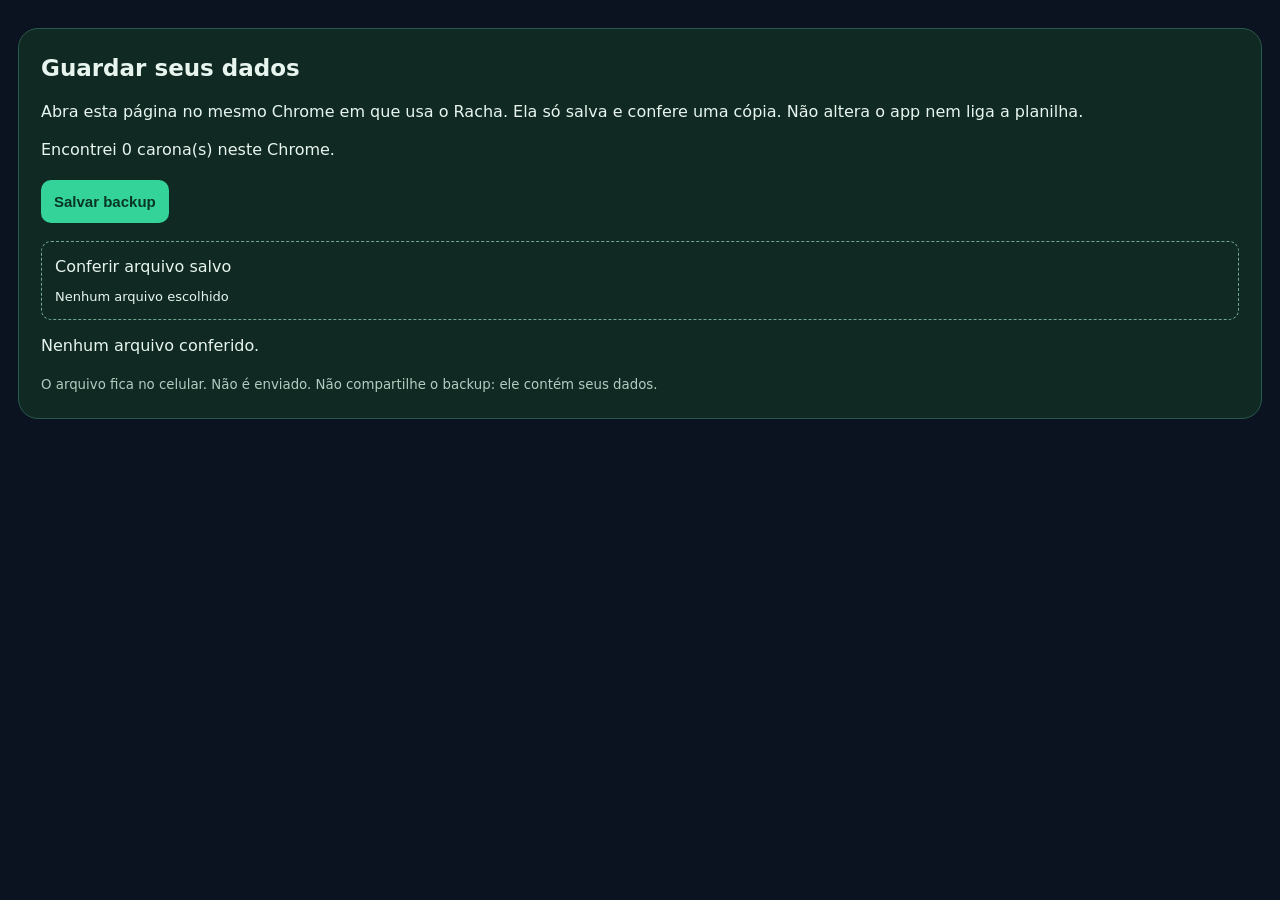
<file: backup-only.html>
<!doctype html><html lang="pt-BR"><head><meta charset="utf-8"><meta name="viewport" content="width=device-width,initial-scale=1"><title>Guardar seus dados - Racha</title><style>body{margin:0;background:#0b1220;color:#e8f5ef;font:16px/1.5 system-ui}main{margin:28px 18px;padding:22px;background:#102a23;border:1px solid #29594c;border-radius:20px}h1{font-size:23px;margin:0 0 12px}p{margin:14px 0}button,label{display:block;border-radius:10px;padding:13px;margin-top:18px}button{background:#34d399;color:#073626;border:0;font-weight:700;font-size:15px}label{border:1px dashed #6fa990;cursor:pointer}input{position:absolute;width:1px;height:1px;opacity:0}small{color:#b3cbc0}#file-name{display:block;font-size:13px;overflow-wrap:anywhere;margin-top:8px}</style></head><body><main><h1>Guardar seus dados</h1><p>Abra esta página no mesmo Chrome em que usa o Racha. Ela só salva e confere uma cópia. Não altera o app nem liga a planilha.</p><p id="count"></p><button id="save" disabled>Salvar backup</button><label>Conferir arquivo salvo<span id="file-name">Nenhum arquivo escolhido</span><input id="file" type="file" accept=".json,application/json"></label><p id="result" role="status">Nenhum arquivo conferido.</p><small>O arquivo fica no celular. Não é enviado. Não compartilhe o backup: ele contém seus dados.</small></main><script src="/backup-core.js"></script><script>
let expected=null;const result=t=>document.getElementById('result').textContent=t;
try{const raw=localStorage.getItem('racha_db_v1');if(!raw)throw Error('missing');const x=RachaBackupCore.inspect(raw);document.getElementById('count').textContent='Encontrei '+x.rides+' carona(s) neste Chrome.';document.getElementById('save').disabled=false}catch{result('Não encontrei seus dados aqui. Abra no Chrome original. Nada foi criado ou alterado.')}
document.getElementById('save').onclick=async()=>{try{const raw=localStorage.getItem('racha_db_v1');expected=await RachaBackupCore.digest(raw);const url=URL.createObjectURL(new Blob([raw],{type:'application/json'})),a=document.createElement('a');a.href=url;a.download='racha-backup-'+new Date().toISOString().slice(0,10)+'.json';a.click();setTimeout(()=>URL.revokeObjectURL(url),1000);result('Salve o arquivo. Depois escolha essa cópia em Conferir arquivo salvo.')}catch{result('Não consegui preparar o backup. Nada foi alterado.')}};
document.getElementById('file').onchange=async e=>{try{const f=e.target.files[0];document.getElementById('file-name').textContent=f?.name||'Nenhum arquivo escolhido';if(!f||!expected||f.size>10000000)throw Error('missing');const raw=await f.text(),hash=await RachaBackupCore.digest(raw);if(hash!==expected||hash!==await RachaBackupCore.digest(localStorage.getItem('racha_db_v1')))throw Error('changed');result('Backup conferido: '+RachaBackupCore.inspect(raw).rides+' carona(s). Seus dados continuam iguais. Guarde esse arquivo e avise o assistente.')}catch{result('Esse arquivo não corresponde aos dados atuais. Salve e confira um novo backup.')}};
</script></body></html>
</file>
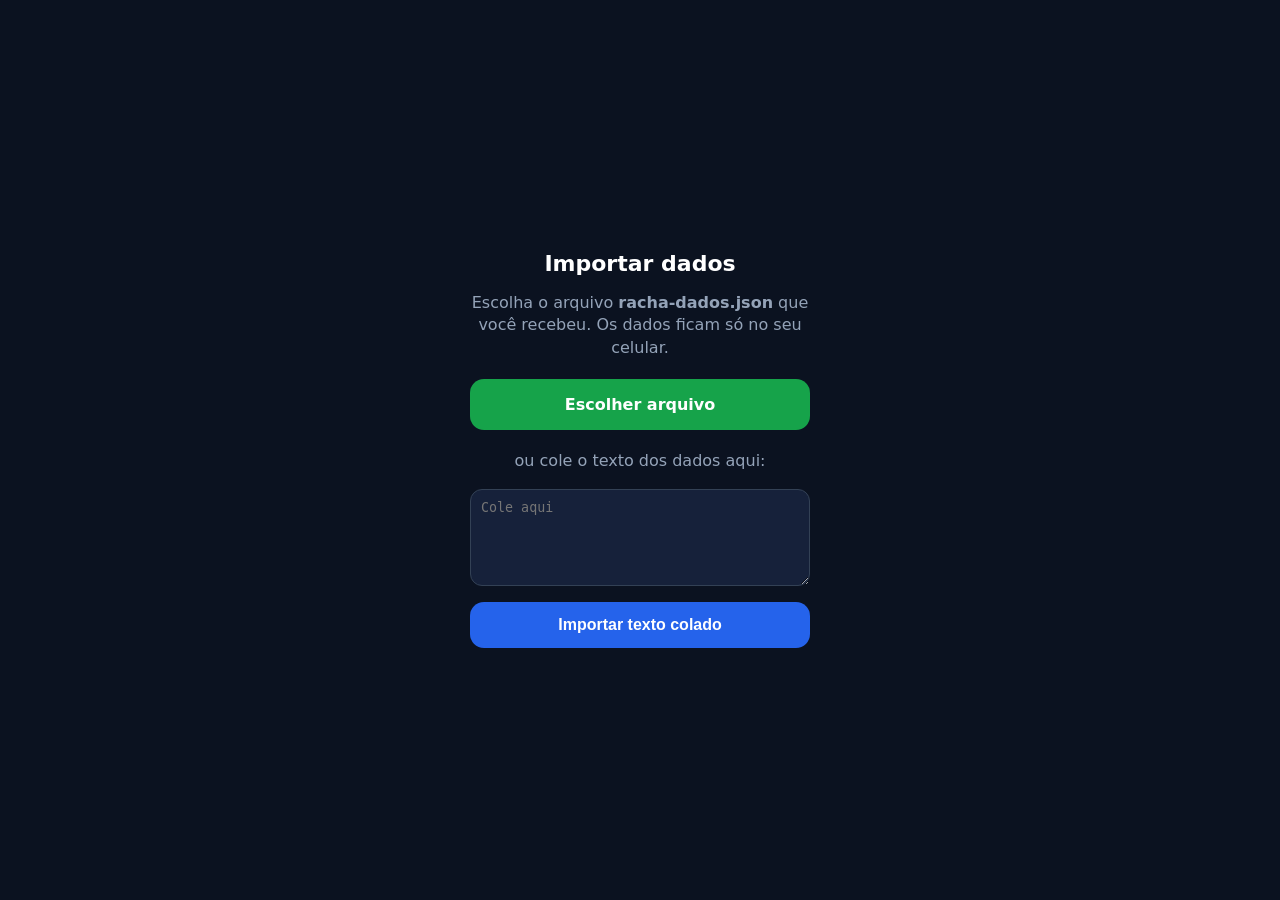
<file: importar.html>
<!DOCTYPE html>
<html lang="pt-BR"><head><meta charset="utf-8"/><meta name="viewport" content="width=device-width, initial-scale=1.0"/><title>Importar dados - Racha Combustível</title>
<style>body{margin:0;background:#0b1220;color:#fff;font-family:system-ui,sans-serif;display:flex;min-height:100vh;align-items:center;justify-content:center}main{max-width:340px;padding:24px;text-align:center}h1{font-size:22px}p{color:#94a3b8;line-height:1.4}label{display:block;background:#16a34a;color:#fff;font-weight:700;padding:16px;border-radius:14px;margin:20px 0}input{display:none}#msg{font-weight:700;margin-top:16px}</style></head>
<body><main><h1>Importar dados</h1><p>Escolha o arquivo <b>racha-dados.json</b> que você recebeu. Os dados ficam só no seu celular.</p>
<label>Escolher arquivo<input id="f" type="file"/></label><p>ou cole o texto dos dados aqui:</p><textarea id="t" rows="5" placeholder="Cole aqui" style="width:100%;box-sizing:border-box;border-radius:12px;padding:10px;background:#16213a;color:#fff;border:1px solid #334155"></textarea><button id="b" style="width:100%;margin-top:12px;background:#2563eb;color:#fff;font-weight:700;padding:14px;border:0;border-radius:14px;font-size:16px">Importar texto colado</button><div id="msg"></div>
<script>
var msg=document.getElementById("msg");
function go(text){
 try{
  var d=JSON.parse(text.trim());
  if(!d||!d.Ride||!d.UserConfig){throw new Error("dados errados, copie a mensagem inteira")}
  var old=null;try{old=JSON.parse(localStorage.getItem("racha_db_v1")||"null")}catch(x){}
  if(old&&old.Ride&&old.Ride.length>0&&!confirm("Já existem "+old.Ride.length+" caronas neste celular. Trocar pelos dados novos ("+d.Ride.length+" caronas)?"))return;
  localStorage.setItem("racha_db_v1",JSON.stringify(d));
  msg.style.color="#34d399";msg.textContent="Pronto! "+d.Ride.length+" caronas, "+(d.FuelRefuel||[]).length+" abastecimentos importados. Abrindo o app...";
  setTimeout(function(){location.href="/"},1800);
 }catch(err){msg.style.color="#f87171";msg.textContent="Não deu certo: "+err.message}
}
document.getElementById("f").addEventListener("change",function(e){
 var file=e.target.files[0];if(!file)return;
 var r=new FileReader();r.onload=function(){go(r.result)};r.readAsText(file);
});
document.getElementById("b").addEventListener("click",function(){go(document.getElementById("t").value)});
</script></main></body></html>
</file>
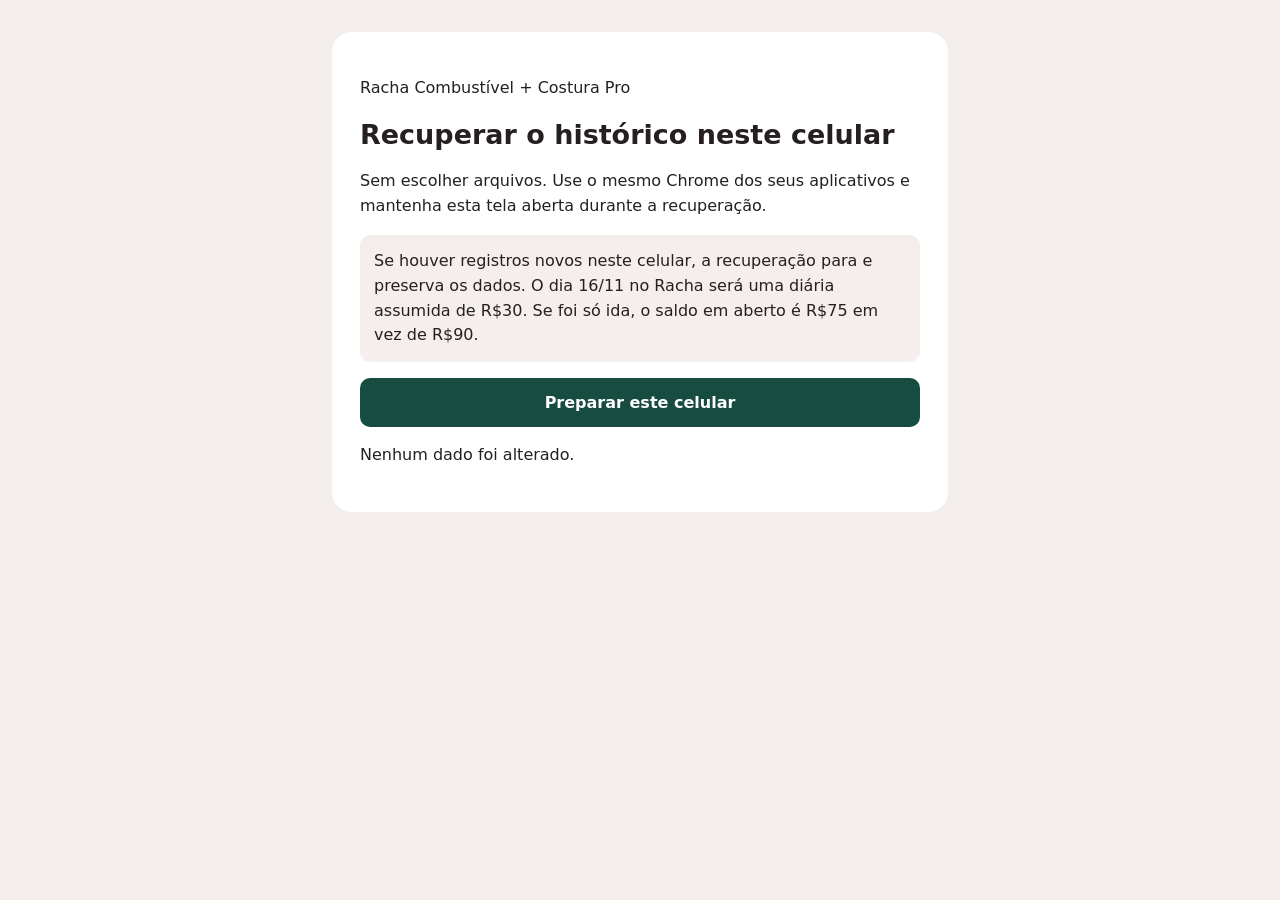
<file: recuperar-s26.html>
<!doctype html><html lang="pt-BR"><meta charset="utf-8"><meta name="viewport" content="width=device-width,initial-scale=1"><title>Recuperar seus aplicativos</title><style>body{margin:0;background:#f4efec;color:#251f21;font:16px/1.55 system-ui,sans-serif}main{max-width:560px;margin:32px auto;padding:28px;background:white;border-radius:20px}h1{font-size:27px;line-height:1.2}button{display:block;width:100%;padding:15px;margin:14px 0;border:0;border-radius:10px;background:#174c40;color:white;font:600 16px system-ui}button:disabled{opacity:.5}[hidden]{display:none!important}pre{white-space:pre-wrap;overflow-wrap:anywhere;background:#f4efec;padding:14px;font:13px/1.5 monospace}.note{background:#f4efec;padding:14px;border-radius:10px}a{color:#174c40}#done{display:none}@media(max-width:620px){main{margin:12px;padding:22px}}</style><main><p>Racha Combustível + Costura Pro</p><h1>Recuperar o histórico neste celular</h1><p>Sem escolher arquivos. Use o mesmo Chrome dos seus aplicativos e mantenha esta tela aberta durante a recuperação.</p><p class="note">Se houver registros novos neste celular, a recuperação para e preserva os dados. O dia 16/11 no Racha será uma diária assumida de R$30. Se foi só ida, o saldo em aberto é R$75 em vez de R$90.</p><button id="start">Preparar este celular</button><p id="status" role="status">Nenhum dado foi alterado.</p><section id="request" hidden><p>Mande um print desta identificação nesta conversa. Depois da aprovação, toque em Verificar e recuperar.</p><pre id="identity"></pre><button id="check">Verificar e recuperar</button></section><section id="done"><h2>Histórico recuperado</h2><p id="result"></p><p>Confira o histórico nos aplicativos. Se eles continuarem vazios, não apague nem reinstale: mande um print.</p><a href="/">Abrir Racha</a><br><a href="/costura-pro/">Abrir Costura Pro</a><p>A confirmação da próxima cópia na nuvem ainda será conferida.</p></section><script src="/s26-recovery.js"></script></main></html>
</file>
<file: app.css>
@import"https://fonts.googleapis.com/css2?family=Inter:wght@400;500;600;700;800;900&display=swap";*,:before,:after{--tw-border-spacing-x: 0;--tw-border-spacing-y: 0;--tw-translate-x: 0;--tw-translate-y: 0;--tw-rotate: 0;--tw-skew-x: 0;--tw-skew-y: 0;--tw-scale-x: 1;--tw-scale-y: 1;--tw-pan-x: ;--tw-pan-y: ;--tw-pinch-zoom: ;--tw-scroll-snap-strictness: proximity;--tw-gradient-from-position: ;--tw-gradient-via-position: ;--tw-gradient-to-position: ;--tw-ordinal: ;--tw-slashed-zero: ;--tw-numeric-figure: ;--tw-numeric-spacing: ;--tw-numeric-fraction: ;--tw-ring-inset: ;--tw-ring-offset-width: 0px;--tw-ring-offset-color: #fff;--tw-ring-color: rgb(59 130 246 / .5);--tw-ring-offset-shadow: 0 0 #0000;--tw-ring-shadow: 0 0 #0000;--tw-shadow: 0 0 #0000;--tw-shadow-colored: 0 0 #0000;--tw-blur: ;--tw-brightness: ;--tw-contrast: ;--tw-grayscale: ;--tw-hue-rotate: ;--tw-invert: ;--tw-saturate: ;--tw-sepia: ;--tw-drop-shadow: ;--tw-backdrop-blur: ;--tw-backdrop-brightness: ;--tw-backdrop-contrast: ;--tw-backdrop-grayscale: ;--tw-backdrop-hue-rotate: ;--tw-backdrop-invert: ;--tw-backdrop-opacity: ;--tw-backdrop-saturate: ;--tw-backdrop-sepia: ;--tw-contain-size: ;--tw-contain-layout: ;--tw-contain-paint: ;--tw-contain-style: }::backdrop{--tw-border-spacing-x: 0;--tw-border-spacing-y: 0;--tw-translate-x: 0;--tw-translate-y: 0;--tw-rotate: 0;--tw-skew-x: 0;--tw-skew-y: 0;--tw-scale-x: 1;--tw-scale-y: 1;--tw-pan-x: ;--tw-pan-y: ;--tw-pinch-zoom: ;--tw-scroll-snap-strictness: proximity;--tw-gradient-from-position: ;--tw-gradient-via-position: ;--tw-gradient-to-position: ;--tw-ordinal: ;--tw-slashed-zero: ;--tw-numeric-figure: ;--tw-numeric-spacing: ;--tw-numeric-fraction: ;--tw-ring-inset: ;--tw-ring-offset-width: 0px;--tw-ring-offset-color: #fff;--tw-ring-color: rgb(59 130 246 / .5);--tw-ring-offset-shadow: 0 0 #0000;--tw-ring-shadow: 0 0 #0000;--tw-shadow: 0 0 #0000;--tw-shadow-colored: 0 0 #0000;--tw-blur: ;--tw-brightness: ;--tw-contrast: ;--tw-grayscale: ;--tw-hue-rotate: ;--tw-invert: ;--tw-saturate: ;--tw-sepia: ;--tw-drop-shadow: ;--tw-backdrop-blur: ;--tw-backdrop-brightness: ;--tw-backdrop-contrast: ;--tw-backdrop-grayscale: ;--tw-backdrop-hue-rotate: ;--tw-backdrop-invert: ;--tw-backdrop-opacity: ;--tw-backdrop-saturate: ;--tw-backdrop-sepia: ;--tw-contain-size: ;--tw-contain-layout: ;--tw-contain-paint: ;--tw-contain-style: }*,:before,:after{box-sizing:border-box;border-width:0;border-style:solid;border-color:#e5e7eb}:before,:after{--tw-content: ""}html,:host{line-height:1.5;-webkit-text-size-adjust:100%;-moz-tab-size:4;-o-tab-size:4;tab-size:4;font-family:ui-sans-serif,system-ui,sans-serif,"Apple Color Emoji","Segoe UI Emoji",Segoe UI Symbol,"Noto Color Emoji";font-feature-settings:normal;font-variation-settings:normal;-webkit-tap-highlight-color:transparent}body{margin:0;line-height:inherit}hr{height:0;color:inherit;border-top-width:1px}abbr:where([title]){-webkit-text-decoration:underline dotted;text-decoration:underline dotted}h1,h2,h3,h4,h5,h6{font-size:inherit;font-weight:inherit}a{color:inherit;text-decoration:inherit}b,strong{font-weight:bolder}code,kbd,samp,pre{font-family:var(--font-mono);font-feature-settings:normal;font-variation-settings:normal;font-size:1em}small{font-size:80%}sub,sup{font-size:75%;line-height:0;position:relative;vertical-align:baseline}sub{bottom:-.25em}sup{top:-.5em}table{text-indent:0;border-color:inherit;border-collapse:collapse}button,input,optgroup,select,textarea{font-family:inherit;font-feature-settings:inherit;font-variation-settings:inherit;font-size:100%;font-weight:inherit;line-height:inherit;letter-spacing:inherit;color:inherit;margin:0;padding:0}button,select{text-transform:none}button,input:where([type=button]),input:where([type=reset]),input:where([type=submit]){-webkit-appearance:button;background-color:transparent;background-image:none}:-moz-focusring{outline:auto}:-moz-ui-invalid{box-shadow:none}progress{vertical-align:baseline}::-webkit-inner-spin-button,::-webkit-outer-spin-button{height:auto}[type=search]{-webkit-appearance:textfield;outline-offset:-2px}::-webkit-search-decoration{-webkit-appearance:none}::-webkit-file-upload-button{-webkit-appearance:button;font:inherit}summary{display:list-item}blockquote,dl,dd,h1,h2,h3,h4,h5,h6,hr,figure,p,pre{margin:0}fieldset{margin:0;padding:0}legend{padding:0}ol,ul,menu{list-style:none;margin:0;padding:0}dialog{padding:0}textarea{resize:vertical}input::-moz-placeholder,textarea::-moz-placeholder{opacity:1;color:#9ca3af}input::placeholder,textarea::placeholder{opacity:1;color:#9ca3af}button,[role=button]{cursor:pointer}:disabled{cursor:default}img,svg,video,canvas,audio,iframe,embed,object{display:block;vertical-align:middle}img,video{max-width:100%;height:auto}[hidden]:where(:not([hidden=until-found])){display:none}:root{--background: 0 0% 100%;--foreground: 0 0% 3.9%;--card: 0 0% 100%;--card-foreground: 0 0% 3.9%;--popover: 0 0% 100%;--popover-foreground: 0 0% 3.9%;--primary: 0 0% 9%;--primary-foreground: 0 0% 98%;--secondary: 0 0% 96.1%;--secondary-foreground: 0 0% 9%;--muted: 0 0% 96.1%;--muted-foreground: 0 0% 45.1%;--accent: 0 0% 96.1%;--accent-foreground: 0 0% 9%;--destructive: 0 84.2% 60.2%;--destructive-foreground: 0 0% 98%;--border: 0 0% 89.8%;--input: 0 0% 89.8%;--ring: 0 0% 3.9%;--chart-1: 12 76% 61%;--chart-2: 173 58% 39%;--chart-3: 197 37% 24%;--chart-4: 43 74% 66%;--chart-5: 27 87% 67%;--radius: .5rem;--font-heading: "Inter", ui-sans-serif, system-ui, sans-serif;--font-body: "Inter", ui-sans-serif, system-ui, sans-serif;--font-display: "Inter", ui-sans-serif, system-ui, sans-serif;--font-mono: ui-monospace, SFMono-Regular, Menlo, Monaco, Consolas, "Liberation Mono", "Courier New", monospace;--sidebar-background: 0 0% 98%;--sidebar-foreground: 240 5.3% 26.1%;--sidebar-primary: 240 5.9% 10%;--sidebar-primary-foreground: 0 0% 98%;--sidebar-accent: 240 4.8% 95.9%;--sidebar-accent-foreground: 240 5.9% 10%;--sidebar-border: 220 13% 91%;--sidebar-ring: 217.2 91.2% 59.8%}.dark{--background: 0 0% 3.9%;--foreground: 0 0% 98%;--card: 0 0% 3.9%;--card-foreground: 0 0% 98%;--popover: 0 0% 3.9%;--popover-foreground: 0 0% 98%;--primary: 0 0% 98%;--primary-foreground: 0 0% 9%;--secondary: 0 0% 14.9%;--secondary-foreground: 0 0% 98%;--muted: 0 0% 14.9%;--muted-foreground: 0 0% 63.9%;--accent: 0 0% 14.9%;--accent-foreground: 0 0% 98%;--destructive: 0 62.8% 30.6%;--destructive-foreground: 0 0% 98%;--border: 0 0% 14.9%;--input: 0 0% 14.9%;--ring: 0 0% 83.1%;--chart-1: 220 70% 50%;--chart-2: 160 60% 45%;--chart-3: 30 80% 55%;--chart-4: 280 65% 60%;--chart-5: 340 75% 55%;--sidebar-background: 240 5.9% 10%;--sidebar-foreground: 240 4.8% 95.9%;--sidebar-primary: 224.3 76.3% 48%;--sidebar-primary-foreground: 0 0% 100%;--sidebar-accent: 240 3.7% 15.9%;--sidebar-accent-foreground: 240 4.8% 95.9%;--sidebar-border: 240 3.7% 15.9%;--sidebar-ring: 217.2 91.2% 59.8%}*{border-color:hsl(var(--border));outline-color:hsl(var(--ring) / .5)}body{background-color:hsl(var(--background));font-family:var(--font-body);color:hsl(var(--foreground))}.container{width:100%}@media(min-width:640px){.container{max-width:640px}}@media(min-width:768px){.container{max-width:768px}}@media(min-width:1024px){.container{max-width:1024px}}@media(min-width:1280px){.container{max-width:1280px}}@media(min-width:1536px){.container{max-width:1536px}}.sr-only{position:absolute;width:1px;height:1px;padding:0;margin:-1px;overflow:hidden;clip:rect(0,0,0,0);white-space:nowrap;border-width:0}.pointer-events-none{pointer-events:none}.pointer-events-auto{pointer-events:auto}.visible{visibility:visible}.invisible{visibility:hidden}.static{position:static}.fixed{position:fixed}.absolute{position:absolute}.relative{position:relative}.inset-0{top:0;right:0;bottom:0;left:0}.inset-x-0{left:0;right:0}.inset-y-0{top:0;bottom:0}.-bottom-12{bottom:-3rem}.-left-12{left:-3rem}.-right-1\.5{right:-.375rem}.-right-12{right:-3rem}.-top-1\.5{top:-.375rem}.-top-12{top:-3rem}.bottom-0{bottom:0}.bottom-10{bottom:2.5rem}.left-0{left:0}.left-1{left:.25rem}.left-1\/2{left:50%}.left-2{left:.5rem}.left-3{left:.75rem}.left-4{left:1rem}.left-\[1\.1rem\]{left:1.1rem}.left-\[50\%\]{left:50%}.right-0{right:0}.right-1{right:.25rem}.right-2{right:.5rem}.right-3{right:.75rem}.right-4{right:1rem}.top-0{top:0}.top-1{top:.25rem}.top-1\.5{top:.375rem}.top-1\/2{top:50%}.top-10{top:2.5rem}.top-2{top:.5rem}.top-3\.5{top:.875rem}.top-4{top:1rem}.top-\[1px\]{top:1px}.top-\[50\%\]{top:50%}.top-\[60\%\]{top:60%}.top-full{top:100%}.z-0{z-index:0}.z-10{z-index:10}.z-20{z-index:20}.z-50{z-index:50}.z-\[100\]{z-index:100}.z-\[1\]{z-index:1}.z-\[60\]{z-index:60}.z-\[999\]{z-index:999}.-mx-1{margin-left:-.25rem;margin-right:-.25rem}.mx-2{margin-left:.5rem;margin-right:.5rem}.mx-3\.5{margin-left:.875rem;margin-right:.875rem}.mx-auto{margin-left:auto;margin-right:auto}.my-0\.5{margin-top:.125rem;margin-bottom:.125rem}.my-1{margin-top:.25rem;margin-bottom:.25rem}.my-6{margin-top:1.5rem;margin-bottom:1.5rem}.-ml-4{margin-left:-1rem}.-mt-4{margin-top:-1rem}.-mt-6{margin-top:-1.5rem}.mb-0\.5{margin-bottom:.125rem}.mb-1{margin-bottom:.25rem}.mb-10{margin-bottom:2.5rem}.mb-2{margin-bottom:.5rem}.mb-3{margin-bottom:.75rem}.mb-4{margin-bottom:1rem}.mb-6{margin-bottom:1.5rem}.mb-8{margin-bottom:2rem}.ml-0\.5{margin-left:.125rem}.ml-1{margin-left:.25rem}.ml-auto{margin-left:auto}.mr-1{margin-right:.25rem}.mr-2{margin-right:.5rem}.mt-0\.5{margin-top:.125rem}.mt-1{margin-top:.25rem}.mt-1\.5{margin-top:.375rem}.mt-2{margin-top:.5rem}.mt-24{margin-top:6rem}.mt-3{margin-top:.75rem}.mt-4{margin-top:1rem}.mt-6{margin-top:1.5rem}.mt-8{margin-top:2rem}.mt-auto{margin-top:auto}.block{display:block}.inline-block{display:inline-block}.inline{display:inline}.flex{display:flex}.inline-flex{display:inline-flex}.table{display:table}.grid{display:grid}.hidden{display:none}.aspect-square{aspect-ratio:1 / 1}.aspect-video{aspect-ratio:16 / 9}.size-4{width:1rem;height:1rem}.h-0\.5{height:.125rem}.h-1\.5{height:.375rem}.h-10{height:2.5rem}.h-12{height:3rem}.h-14{height:3.5rem}.h-16{height:4rem}.h-2{height:.5rem}.h-2\.5{height:.625rem}.h-20{height:5rem}.h-3{height:.75rem}.h-3\.5{height:.875rem}.h-4{height:1rem}.h-5{height:1.25rem}.h-6{height:1.5rem}.h-7{height:1.75rem}.h-8{height:2rem}.h-9{height:2.25rem}.h-\[1px\]{height:1px}.h-\[var\(--radix-navigation-menu-viewport-height\)\]{height:var(--radix-navigation-menu-viewport-height)}.h-\[var\(--radix-select-trigger-height\)\]{height:var(--radix-select-trigger-height)}.h-auto{height:auto}.h-full{height:100%}.h-px{height:1px}.h-svh{height:100svh}.max-h-96{max-height:24rem}.max-h-\[300px\]{max-height:300px}.max-h-\[70vh\]{max-height:70vh}.max-h-screen{max-height:100vh}.min-h-0{min-height:0px}.min-h-\[60px\]{min-height:60px}.min-h-screen{min-height:100vh}.min-h-svh{min-height:100svh}.w-0{width:0px}.w-0\.5{width:.125rem}.w-1{width:.25rem}.w-10{width:2.5rem}.w-12{width:3rem}.w-14{width:3.5rem}.w-16{width:4rem}.w-2{width:.5rem}.w-2\.5{width:.625rem}.w-20{width:5rem}.w-3{width:.75rem}.w-3\.5{width:.875rem}.w-3\/4{width:75%}.w-4{width:1rem}.w-5{width:1.25rem}.w-64{width:16rem}.w-7{width:1.75rem}.w-72{width:18rem}.w-8{width:2rem}.w-9{width:2.25rem}.w-\[--sidebar-width\]{width:var(--sidebar-width)}.w-\[100px\]{width:100px}.w-\[1px\]{width:1px}.w-auto{width:auto}.w-full{width:100%}.w-max{width:-moz-max-content;width:max-content}.w-px{width:1px}.min-w-0{min-width:0px}.min-w-10{min-width:2.5rem}.min-w-5{min-width:1.25rem}.min-w-8{min-width:2rem}.min-w-9{min-width:2.25rem}.min-w-\[12rem\]{min-width:12rem}.min-w-\[64px\]{min-width:64px}.min-w-\[8rem\]{min-width:8rem}.min-w-\[var\(--radix-select-trigger-width\)\]{min-width:var(--radix-select-trigger-width)}.max-w-\[--skeleton-width\]{max-width:var(--skeleton-width)}.max-w-\[80px\]{max-width:80px}.max-w-lg{max-width:32rem}.max-w-max{max-width:-moz-max-content;max-width:max-content}.max-w-md{max-width:28rem}.max-w-sm{max-width:24rem}.flex-1{flex:1 1 0%}.flex-shrink-0,.shrink-0{flex-shrink:0}.grow{flex-grow:1}.grow-0{flex-grow:0}.basis-full{flex-basis:100%}.caption-bottom{caption-side:bottom}.border-collapse{border-collapse:collapse}.-translate-x-1\/2{--tw-translate-x: -50%;transform:translate(var(--tw-translate-x),var(--tw-translate-y)) rotate(var(--tw-rotate)) skew(var(--tw-skew-x)) skewY(var(--tw-skew-y)) scaleX(var(--tw-scale-x)) scaleY(var(--tw-scale-y))}.-translate-x-px{--tw-translate-x: -1px;transform:translate(var(--tw-translate-x),var(--tw-translate-y)) rotate(var(--tw-rotate)) skew(var(--tw-skew-x)) skewY(var(--tw-skew-y)) scaleX(var(--tw-scale-x)) scaleY(var(--tw-scale-y))}.-translate-y-1\/2{--tw-translate-y: -50%;transform:translate(var(--tw-translate-x),var(--tw-translate-y)) rotate(var(--tw-rotate)) skew(var(--tw-skew-x)) skewY(var(--tw-skew-y)) scaleX(var(--tw-scale-x)) scaleY(var(--tw-scale-y))}.translate-x-0{--tw-translate-x: 0px;transform:translate(var(--tw-translate-x),var(--tw-translate-y)) rotate(var(--tw-rotate)) skew(var(--tw-skew-x)) skewY(var(--tw-skew-y)) scaleX(var(--tw-scale-x)) scaleY(var(--tw-scale-y))}.translate-x-6{--tw-translate-x: 1.5rem;transform:translate(var(--tw-translate-x),var(--tw-translate-y)) rotate(var(--tw-rotate)) skew(var(--tw-skew-x)) skewY(var(--tw-skew-y)) scaleX(var(--tw-scale-x)) scaleY(var(--tw-scale-y))}.translate-x-\[-50\%\]{--tw-translate-x: -50%;transform:translate(var(--tw-translate-x),var(--tw-translate-y)) rotate(var(--tw-rotate)) skew(var(--tw-skew-x)) skewY(var(--tw-skew-y)) scaleX(var(--tw-scale-x)) scaleY(var(--tw-scale-y))}.translate-x-px{--tw-translate-x: 1px;transform:translate(var(--tw-translate-x),var(--tw-translate-y)) rotate(var(--tw-rotate)) skew(var(--tw-skew-x)) skewY(var(--tw-skew-y)) scaleX(var(--tw-scale-x)) scaleY(var(--tw-scale-y))}.translate-y-0{--tw-translate-y: 0px;transform:translate(var(--tw-translate-x),var(--tw-translate-y)) rotate(var(--tw-rotate)) skew(var(--tw-skew-x)) skewY(var(--tw-skew-y)) scaleX(var(--tw-scale-x)) scaleY(var(--tw-scale-y))}.translate-y-10{--tw-translate-y: 2.5rem;transform:translate(var(--tw-translate-x),var(--tw-translate-y)) rotate(var(--tw-rotate)) skew(var(--tw-skew-x)) skewY(var(--tw-skew-y)) scaleX(var(--tw-scale-x)) scaleY(var(--tw-scale-y))}.translate-y-\[-50\%\]{--tw-translate-y: -50%;transform:translate(var(--tw-translate-x),var(--tw-translate-y)) rotate(var(--tw-rotate)) skew(var(--tw-skew-x)) skewY(var(--tw-skew-y)) scaleX(var(--tw-scale-x)) scaleY(var(--tw-scale-y))}.rotate-45{--tw-rotate: 45deg;transform:translate(var(--tw-translate-x),var(--tw-translate-y)) rotate(var(--tw-rotate)) skew(var(--tw-skew-x)) skewY(var(--tw-skew-y)) scaleX(var(--tw-scale-x)) scaleY(var(--tw-scale-y))}.rotate-90{--tw-rotate: 90deg;transform:translate(var(--tw-translate-x),var(--tw-translate-y)) rotate(var(--tw-rotate)) skew(var(--tw-skew-x)) skewY(var(--tw-skew-y)) scaleX(var(--tw-scale-x)) scaleY(var(--tw-scale-y))}.scale-100{--tw-scale-x: 1;--tw-scale-y: 1;transform:translate(var(--tw-translate-x),var(--tw-translate-y)) rotate(var(--tw-rotate)) skew(var(--tw-skew-x)) skewY(var(--tw-skew-y)) scaleX(var(--tw-scale-x)) scaleY(var(--tw-scale-y))}.scale-75{--tw-scale-x: .75;--tw-scale-y: .75;transform:translate(var(--tw-translate-x),var(--tw-translate-y)) rotate(var(--tw-rotate)) skew(var(--tw-skew-x)) skewY(var(--tw-skew-y)) scaleX(var(--tw-scale-x)) scaleY(var(--tw-scale-y))}.transform{transform:translate(var(--tw-translate-x),var(--tw-translate-y)) rotate(var(--tw-rotate)) skew(var(--tw-skew-x)) skewY(var(--tw-skew-y)) scaleX(var(--tw-scale-x)) scaleY(var(--tw-scale-y))}@keyframes pulse{50%{opacity:.5}}.animate-pulse{animation:pulse 2s cubic-bezier(.4,0,.6,1) infinite}@keyframes spin{to{transform:rotate(360deg)}}.animate-spin{animation:spin 1s linear infinite}.cursor-default{cursor:default}.cursor-pointer{cursor:pointer}.touch-none{touch-action:none}.select-none{-webkit-user-select:none;-moz-user-select:none;user-select:none}.resize{resize:both}.list-inside{list-style-position:inside}.list-disc{list-style-type:disc}.list-none{list-style-type:none}.grid-cols-2{grid-template-columns:repeat(2,minmax(0,1fr))}.grid-cols-3{grid-template-columns:repeat(3,minmax(0,1fr))}.flex-row{flex-direction:row}.flex-col{flex-direction:column}.flex-col-reverse{flex-direction:column-reverse}.flex-wrap{flex-wrap:wrap}.items-start{align-items:flex-start}.items-end{align-items:flex-end}.items-center{align-items:center}.items-baseline{align-items:baseline}.items-stretch{align-items:stretch}.justify-center{justify-content:center}.justify-between{justify-content:space-between}.gap-1{gap:.25rem}.gap-1\.5{gap:.375rem}.gap-2{gap:.5rem}.gap-3{gap:.75rem}.gap-4{gap:1rem}.space-x-1>:not([hidden])~:not([hidden]){--tw-space-x-reverse: 0;margin-right:calc(.25rem * var(--tw-space-x-reverse));margin-left:calc(.25rem * calc(1 - var(--tw-space-x-reverse)))}.space-x-3>:not([hidden])~:not([hidden]){--tw-space-x-reverse: 0;margin-right:calc(.75rem * var(--tw-space-x-reverse));margin-left:calc(.75rem * calc(1 - var(--tw-space-x-reverse)))}.space-x-4>:not([hidden])~:not([hidden]){--tw-space-x-reverse: 0;margin-right:calc(1rem * var(--tw-space-x-reverse));margin-left:calc(1rem * calc(1 - var(--tw-space-x-reverse)))}.space-y-1>:not([hidden])~:not([hidden]){--tw-space-y-reverse: 0;margin-top:calc(.25rem * calc(1 - var(--tw-space-y-reverse)));margin-bottom:calc(.25rem * var(--tw-space-y-reverse))}.space-y-1\.5>:not([hidden])~:not([hidden]){--tw-space-y-reverse: 0;margin-top:calc(.375rem * calc(1 - var(--tw-space-y-reverse)));margin-bottom:calc(.375rem * var(--tw-space-y-reverse))}.space-y-2>:not([hidden])~:not([hidden]){--tw-space-y-reverse: 0;margin-top:calc(.5rem * calc(1 - var(--tw-space-y-reverse)));margin-bottom:calc(.5rem * var(--tw-space-y-reverse))}.space-y-3>:not([hidden])~:not([hidden]){--tw-space-y-reverse: 0;margin-top:calc(.75rem * calc(1 - var(--tw-space-y-reverse)));margin-bottom:calc(.75rem * var(--tw-space-y-reverse))}.space-y-4>:not([hidden])~:not([hidden]){--tw-space-y-reverse: 0;margin-top:calc(1rem * calc(1 - var(--tw-space-y-reverse)));margin-bottom:calc(1rem * var(--tw-space-y-reverse))}.space-y-6>:not([hidden])~:not([hidden]){--tw-space-y-reverse: 0;margin-top:calc(1.5rem * calc(1 - var(--tw-space-y-reverse)));margin-bottom:calc(1.5rem * var(--tw-space-y-reverse))}.overflow-auto{overflow:auto}.overflow-hidden{overflow:hidden}.overflow-x-auto{overflow-x:auto}.overflow-y-auto{overflow-y:auto}.overflow-x-hidden{overflow-x:hidden}.truncate{overflow:hidden;text-overflow:ellipsis;white-space:nowrap}.whitespace-nowrap{white-space:nowrap}.break-words{overflow-wrap:break-word}.rounded{border-radius:.25rem}.rounded-2xl{border-radius:1rem}.rounded-3xl{border-radius:1.5rem}.rounded-\[2px\]{border-radius:2px}.rounded-\[2rem\]{border-radius:2rem}.rounded-\[inherit\]{border-radius:inherit}.rounded-full{border-radius:9999px}.rounded-lg{border-radius:var(--radius)}.rounded-md{border-radius:calc(var(--radius) - 2px)}.rounded-sm{border-radius:calc(var(--radius) - 4px)}.rounded-xl{border-radius:.75rem}.rounded-b-\[2rem\]{border-bottom-right-radius:2rem;border-bottom-left-radius:2rem}.rounded-t-\[10px\]{border-top-left-radius:10px;border-top-right-radius:10px}.rounded-tl-sm{border-top-left-radius:calc(var(--radius) - 4px)}.border{border-width:1px}.border-2{border-width:2px}.border-4{border-width:4px}.border-\[1\.5px\]{border-width:1.5px}.border-y{border-top-width:1px;border-bottom-width:1px}.border-b{border-bottom-width:1px}.border-l{border-left-width:1px}.border-l-2{border-left-width:2px}.border-r{border-right-width:1px}.border-t{border-top-width:1px}.border-dashed{border-style:dashed}.border-\[--color-border\]{border-color:var(--color-border)}.border-amber-100{--tw-border-opacity: 1;border-color:rgb(254 243 199 / var(--tw-border-opacity, 1))}.border-amber-200{--tw-border-opacity: 1;border-color:rgb(253 230 138 / var(--tw-border-opacity, 1))}.border-amber-500\/15{border-color:#f59e0b26}.border-amber-500\/20{border-color:#f59e0b33}.border-amber-500\/30{border-color:#f59e0b4d}.border-blue-100{--tw-border-opacity: 1;border-color:rgb(219 234 254 / var(--tw-border-opacity, 1))}.border-blue-200{--tw-border-opacity: 1;border-color:rgb(191 219 254 / var(--tw-border-opacity, 1))}.border-blue-500{--tw-border-opacity: 1;border-color:rgb(59 130 246 / var(--tw-border-opacity, 1))}.border-border{border-color:hsl(var(--border))}.border-border\/50{border-color:hsl(var(--border) / .5)}.border-destructive{border-color:hsl(var(--destructive))}.border-destructive\/50{border-color:hsl(var(--destructive) / .5)}.border-emerald-100{--tw-border-opacity: 1;border-color:rgb(209 250 229 / var(--tw-border-opacity, 1))}.border-emerald-200{--tw-border-opacity: 1;border-color:rgb(167 243 208 / var(--tw-border-opacity, 1))}.border-emerald-500{--tw-border-opacity: 1;border-color:rgb(16 185 129 / var(--tw-border-opacity, 1))}.border-emerald-500\/20{border-color:#10b98133}.border-emerald-500\/30{border-color:#10b9814d}.border-input{border-color:hsl(var(--input))}.border-orange-100{--tw-border-opacity: 1;border-color:rgb(255 237 213 / var(--tw-border-opacity, 1))}.border-orange-500{--tw-border-opacity: 1;border-color:rgb(249 115 22 / var(--tw-border-opacity, 1))}.border-primary{border-color:hsl(var(--primary))}.border-primary\/50{border-color:hsl(var(--primary) / .5)}.border-purple-100{--tw-border-opacity: 1;border-color:rgb(243 232 255 / var(--tw-border-opacity, 1))}.border-purple-200{--tw-border-opacity: 1;border-color:rgb(233 213 255 / var(--tw-border-opacity, 1))}.border-purple-500\/30{border-color:#a855f74d}.border-red-100{--tw-border-opacity: 1;border-color:rgb(254 226 226 / var(--tw-border-opacity, 1))}.border-red-200{--tw-border-opacity: 1;border-color:rgb(254 202 202 / var(--tw-border-opacity, 1))}.border-red-500\/20{border-color:#ef444433}.border-sidebar-border{border-color:hsl(var(--sidebar-border))}.border-slate-100{--tw-border-opacity: 1;border-color:rgb(241 245 249 / var(--tw-border-opacity, 1))}.border-slate-200{--tw-border-opacity: 1;border-color:rgb(226 232 240 / var(--tw-border-opacity, 1))}.border-slate-700{--tw-border-opacity: 1;border-color:rgb(51 65 85 / var(--tw-border-opacity, 1))}.border-transparent{border-color:transparent}.border-white\/10{border-color:#ffffff1a}.border-white\/5{border-color:#ffffff0d}.border-yellow-300{--tw-border-opacity: 1;border-color:rgb(253 224 71 / var(--tw-border-opacity, 1))}.border-l-transparent{border-left-color:transparent}.border-t-slate-800{--tw-border-opacity: 1;border-top-color:rgb(30 41 59 / var(--tw-border-opacity, 1))}.border-t-transparent{border-top-color:transparent}.bg-\[\#0b1220\]{--tw-bg-opacity: 1;background-color:rgb(11 18 32 / var(--tw-bg-opacity, 1))}.bg-\[\#16a34a\]{--tw-bg-opacity: 1;background-color:rgb(22 163 74 / var(--tw-bg-opacity, 1))}.bg-\[\#18243b\]{--tw-bg-opacity: 1;background-color:rgb(24 36 59 / var(--tw-bg-opacity, 1))}.bg-\[\#2563eb\]{--tw-bg-opacity: 1;background-color:rgb(37 99 235 / var(--tw-bg-opacity, 1))}.bg-\[\#ea580c\]{--tw-bg-opacity: 1;background-color:rgb(234 88 12 / var(--tw-bg-opacity, 1))}.bg-\[--color-bg\]{background-color:var(--color-bg)}.bg-accent{background-color:hsl(var(--accent))}.bg-amber-400{--tw-bg-opacity: 1;background-color:rgb(251 191 36 / var(--tw-bg-opacity, 1))}.bg-amber-50{--tw-bg-opacity: 1;background-color:rgb(255 251 235 / var(--tw-bg-opacity, 1))}.bg-amber-500\/10{background-color:#f59e0b1a}.bg-amber-500\/15{background-color:#f59e0b26}.bg-amber-500\/20{background-color:#f59e0b33}.bg-amber-500\/5{background-color:#f59e0b0d}.bg-background{background-color:hsl(var(--background))}.bg-black\/80{background-color:#000c}.bg-blue-50{--tw-bg-opacity: 1;background-color:rgb(239 246 255 / var(--tw-bg-opacity, 1))}.bg-blue-500{--tw-bg-opacity: 1;background-color:rgb(59 130 246 / var(--tw-bg-opacity, 1))}.bg-blue-500\/15{background-color:#3b82f626}.bg-border{background-color:hsl(var(--border))}.bg-card{background-color:hsl(var(--card))}.bg-destructive{background-color:hsl(var(--destructive))}.bg-destructive\/10{background-color:hsl(var(--destructive) / .1)}.bg-emerald-100{--tw-bg-opacity: 1;background-color:rgb(209 250 229 / var(--tw-bg-opacity, 1))}.bg-emerald-50{--tw-bg-opacity: 1;background-color:rgb(236 253 245 / var(--tw-bg-opacity, 1))}.bg-emerald-500{--tw-bg-opacity: 1;background-color:rgb(16 185 129 / var(--tw-bg-opacity, 1))}.bg-emerald-500\/10{background-color:#10b9811a}.bg-emerald-500\/15{background-color:#10b98126}.bg-emerald-600\/20{background-color:#05966933}.bg-foreground{background-color:hsl(var(--foreground))}.bg-muted{background-color:hsl(var(--muted))}.bg-muted\/50{background-color:hsl(var(--muted) / .5)}.bg-orange-100{--tw-bg-opacity: 1;background-color:rgb(255 237 213 / var(--tw-bg-opacity, 1))}.bg-orange-400{--tw-bg-opacity: 1;background-color:rgb(251 146 60 / var(--tw-bg-opacity, 1))}.bg-orange-50{--tw-bg-opacity: 1;background-color:rgb(255 247 237 / var(--tw-bg-opacity, 1))}.bg-orange-500{--tw-bg-opacity: 1;background-color:rgb(249 115 22 / var(--tw-bg-opacity, 1))}.bg-popover{background-color:hsl(var(--popover))}.bg-primary{background-color:hsl(var(--primary))}.bg-primary\/10{background-color:hsl(var(--primary) / .1)}.bg-primary\/20{background-color:hsl(var(--primary) / .2)}.bg-purple-50{--tw-bg-opacity: 1;background-color:rgb(250 245 255 / var(--tw-bg-opacity, 1))}.bg-purple-500\/20{background-color:#a855f733}.bg-red-50{--tw-bg-opacity: 1;background-color:rgb(254 242 242 / var(--tw-bg-opacity, 1))}.bg-red-500{--tw-bg-opacity: 1;background-color:rgb(239 68 68 / var(--tw-bg-opacity, 1))}.bg-red-500\/15{background-color:#ef444426}.bg-secondary{background-color:hsl(var(--secondary))}.bg-sidebar{background-color:hsl(var(--sidebar-background))}.bg-sidebar-border{background-color:hsl(var(--sidebar-border))}.bg-slate-100{--tw-bg-opacity: 1;background-color:rgb(241 245 249 / var(--tw-bg-opacity, 1))}.bg-slate-200{--tw-bg-opacity: 1;background-color:rgb(226 232 240 / var(--tw-bg-opacity, 1))}.bg-slate-300{--tw-bg-opacity: 1;background-color:rgb(203 213 225 / var(--tw-bg-opacity, 1))}.bg-slate-50{--tw-bg-opacity: 1;background-color:rgb(248 250 252 / var(--tw-bg-opacity, 1))}.bg-slate-900{--tw-bg-opacity: 1;background-color:rgb(15 23 42 / var(--tw-bg-opacity, 1))}.bg-slate-900\/70{background-color:#0f172ab3}.bg-transparent{background-color:transparent}.bg-white{--tw-bg-opacity: 1;background-color:rgb(255 255 255 / var(--tw-bg-opacity, 1))}.bg-white\/10{background-color:#ffffff1a}.bg-white\/5{background-color:#ffffff0d}.bg-white\/60{background-color:#fff9}.bg-yellow-200{--tw-bg-opacity: 1;background-color:rgb(254 240 138 / var(--tw-bg-opacity, 1))}.bg-yellow-50{--tw-bg-opacity: 1;background-color:rgb(254 252 232 / var(--tw-bg-opacity, 1))}.bg-gradient-to-b{background-image:linear-gradient(to bottom,var(--tw-gradient-stops))}.bg-gradient-to-br{background-image:linear-gradient(to bottom right,var(--tw-gradient-stops))}.from-amber-50{--tw-gradient-from: #fffbeb var(--tw-gradient-from-position);--tw-gradient-to: rgb(255 251 235 / 0) var(--tw-gradient-to-position);--tw-gradient-stops: var(--tw-gradient-from), var(--tw-gradient-to)}.from-emerald-50{--tw-gradient-from: #ecfdf5 var(--tw-gradient-from-position);--tw-gradient-to: rgb(236 253 245 / 0) var(--tw-gradient-to-position);--tw-gradient-stops: var(--tw-gradient-from), var(--tw-gradient-to)}.from-slate-800{--tw-gradient-from: #1e293b var(--tw-gradient-from-position);--tw-gradient-to: rgb(30 41 59 / 0) var(--tw-gradient-to-position);--tw-gradient-stops: var(--tw-gradient-from), var(--tw-gradient-to)}.from-white{--tw-gradient-from: #fff var(--tw-gradient-from-position);--tw-gradient-to: rgb(255 255 255 / 0) var(--tw-gradient-to-position);--tw-gradient-stops: var(--tw-gradient-from), var(--tw-gradient-to)}.to-blue-50{--tw-gradient-to: #eff6ff var(--tw-gradient-to-position)}.to-emerald-50{--tw-gradient-to: #ecfdf5 var(--tw-gradient-to-position)}.to-slate-50{--tw-gradient-to: #f8fafc var(--tw-gradient-to-position)}.to-slate-900{--tw-gradient-to: #0f172a var(--tw-gradient-to-position)}.fill-current{fill:currentColor}.fill-primary{fill:hsl(var(--primary))}.object-contain{-o-object-fit:contain;object-fit:contain}.object-cover{-o-object-fit:cover;object-fit:cover}.p-0{padding:0}.p-0\.5{padding:.125rem}.p-1{padding:.25rem}.p-1\.5{padding:.375rem}.p-2{padding:.5rem}.p-2\.5{padding:.625rem}.p-3{padding:.75rem}.p-4{padding:1rem}.p-5{padding:1.25rem}.p-6{padding:1.5rem}.p-8{padding:2rem}.p-\[1px\]{padding:1px}.px-1{padding-left:.25rem;padding-right:.25rem}.px-1\.5{padding-left:.375rem;padding-right:.375rem}.px-2{padding-left:.5rem;padding-right:.5rem}.px-2\.5{padding-left:.625rem;padding-right:.625rem}.px-3{padding-left:.75rem;padding-right:.75rem}.px-4{padding-left:1rem;padding-right:1rem}.px-5{padding-left:1.25rem;padding-right:1.25rem}.px-6{padding-left:1.5rem;padding-right:1.5rem}.px-8{padding-left:2rem;padding-right:2rem}.py-0\.5{padding-top:.125rem;padding-bottom:.125rem}.py-1{padding-top:.25rem;padding-bottom:.25rem}.py-1\.5{padding-top:.375rem;padding-bottom:.375rem}.py-12{padding-top:3rem;padding-bottom:3rem}.py-2{padding-top:.5rem;padding-bottom:.5rem}.py-2\.5{padding-top:.625rem;padding-bottom:.625rem}.py-3{padding-top:.75rem;padding-bottom:.75rem}.py-4{padding-top:1rem;padding-bottom:1rem}.py-6{padding-top:1.5rem;padding-bottom:1.5rem}.py-8{padding-top:2rem;padding-bottom:2rem}.pb-10{padding-bottom:2.5rem}.pb-2{padding-bottom:.5rem}.pb-3{padding-bottom:.75rem}.pb-4{padding-bottom:1rem}.pb-40{padding-bottom:10rem}.pb-6{padding-bottom:1.5rem}.pb-8{padding-bottom:2rem}.pl-0\.5{padding-left:.125rem}.pl-10{padding-left:2.5rem}.pl-12{padding-left:3rem}.pl-2{padding-left:.5rem}.pl-2\.5{padding-left:.625rem}.pl-4{padding-left:1rem}.pl-8{padding-left:2rem}.pr-1{padding-right:.25rem}.pr-2{padding-right:.5rem}.pr-2\.5{padding-right:.625rem}.pr-4{padding-right:1rem}.pr-8{padding-right:2rem}.pt-0{padding-top:0}.pt-1{padding-top:.25rem}.pt-10{padding-top:2.5rem}.pt-3{padding-top:.75rem}.pt-4{padding-top:1rem}.pt-6{padding-top:1.5rem}.text-left{text-align:left}.text-center{text-align:center}.text-right{text-align:right}.align-middle{vertical-align:middle}.font-body{font-family:var(--font-body)}.font-mono{font-family:var(--font-mono)}.font-sans{font-family:ui-sans-serif,system-ui,sans-serif,"Apple Color Emoji","Segoe UI Emoji",Segoe UI Symbol,"Noto Color Emoji"}.text-2xl{font-size:1.5rem;line-height:2rem}.text-3xl{font-size:1.875rem;line-height:2.25rem}.text-4xl{font-size:2.25rem;line-height:2.5rem}.text-7xl{font-size:4.5rem;line-height:1}.text-\[0\.8rem\]{font-size:.8rem}.text-\[10px\]{font-size:10px}.text-\[11px\]{font-size:11px}.text-\[9px\]{font-size:9px}.text-base{font-size:1rem;line-height:1.5rem}.text-lg{font-size:1.125rem;line-height:1.75rem}.text-sm{font-size:.875rem;line-height:1.25rem}.text-xl{font-size:1.25rem;line-height:1.75rem}.text-xs{font-size:.75rem;line-height:1rem}.font-black{font-weight:900}.font-bold{font-weight:700}.font-light{font-weight:300}.font-medium{font-weight:500}.font-normal{font-weight:400}.font-semibold{font-weight:600}.uppercase{text-transform:uppercase}.capitalize{text-transform:capitalize}.tabular-nums{--tw-numeric-spacing: tabular-nums;font-variant-numeric:var(--tw-ordinal) var(--tw-slashed-zero) var(--tw-numeric-figure) var(--tw-numeric-spacing) var(--tw-numeric-fraction)}.leading-none{line-height:1}.leading-relaxed{line-height:1.625}.leading-snug{line-height:1.375}.leading-tight{line-height:1.25}.tracking-tight{letter-spacing:-.025em}.tracking-wide{letter-spacing:.025em}.tracking-widest{letter-spacing:.1em}.text-\[\#0b1220\]{--tw-text-opacity: 1;color:rgb(11 18 32 / var(--tw-text-opacity, 1))}.text-\[\#334155\]{--tw-text-opacity: 1;color:rgb(51 65 85 / var(--tw-text-opacity, 1))}.text-\[\#475569\]{--tw-text-opacity: 1;color:rgb(71 85 105 / var(--tw-text-opacity, 1))}.text-accent-foreground{color:hsl(var(--accent-foreground))}.text-amber-100\/90{color:#fef3c7e6}.text-amber-300{--tw-text-opacity: 1;color:rgb(252 211 77 / var(--tw-text-opacity, 1))}.text-amber-400{--tw-text-opacity: 1;color:rgb(251 191 36 / var(--tw-text-opacity, 1))}.text-amber-500{--tw-text-opacity: 1;color:rgb(245 158 11 / var(--tw-text-opacity, 1))}.text-amber-600{--tw-text-opacity: 1;color:rgb(217 119 6 / var(--tw-text-opacity, 1))}.text-amber-700{--tw-text-opacity: 1;color:rgb(180 83 9 / var(--tw-text-opacity, 1))}.text-amber-800{--tw-text-opacity: 1;color:rgb(146 64 14 / var(--tw-text-opacity, 1))}.text-amber-950{--tw-text-opacity: 1;color:rgb(69 26 3 / var(--tw-text-opacity, 1))}.text-blue-100{--tw-text-opacity: 1;color:rgb(219 234 254 / var(--tw-text-opacity, 1))}.text-blue-400{--tw-text-opacity: 1;color:rgb(96 165 250 / var(--tw-text-opacity, 1))}.text-blue-500{--tw-text-opacity: 1;color:rgb(59 130 246 / var(--tw-text-opacity, 1))}.text-blue-600{--tw-text-opacity: 1;color:rgb(37 99 235 / var(--tw-text-opacity, 1))}.text-blue-700{--tw-text-opacity: 1;color:rgb(29 78 216 / var(--tw-text-opacity, 1))}.text-blue-800{--tw-text-opacity: 1;color:rgb(30 64 175 / var(--tw-text-opacity, 1))}.text-blue-900{--tw-text-opacity: 1;color:rgb(30 58 138 / var(--tw-text-opacity, 1))}.text-card-foreground{color:hsl(var(--card-foreground))}.text-current{color:currentColor}.text-destructive{color:hsl(var(--destructive))}.text-destructive-foreground{color:hsl(var(--destructive-foreground))}.text-emerald-200{--tw-text-opacity: 1;color:rgb(167 243 208 / var(--tw-text-opacity, 1))}.text-emerald-300{--tw-text-opacity: 1;color:rgb(110 231 183 / var(--tw-text-opacity, 1))}.text-emerald-400{--tw-text-opacity: 1;color:rgb(52 211 153 / var(--tw-text-opacity, 1))}.text-emerald-500{--tw-text-opacity: 1;color:rgb(16 185 129 / var(--tw-text-opacity, 1))}.text-emerald-600{--tw-text-opacity: 1;color:rgb(5 150 105 / var(--tw-text-opacity, 1))}.text-emerald-700{--tw-text-opacity: 1;color:rgb(4 120 87 / var(--tw-text-opacity, 1))}.text-emerald-800{--tw-text-opacity: 1;color:rgb(6 95 70 / var(--tw-text-opacity, 1))}.text-emerald-900{--tw-text-opacity: 1;color:rgb(6 78 59 / var(--tw-text-opacity, 1))}.text-foreground{color:hsl(var(--foreground))}.text-foreground\/50{color:hsl(var(--foreground) / .5)}.text-green-100{--tw-text-opacity: 1;color:rgb(220 252 231 / var(--tw-text-opacity, 1))}.text-muted-foreground{color:hsl(var(--muted-foreground))}.text-orange-100{--tw-text-opacity: 1;color:rgb(255 237 213 / var(--tw-text-opacity, 1))}.text-orange-600{--tw-text-opacity: 1;color:rgb(234 88 12 / var(--tw-text-opacity, 1))}.text-orange-700{--tw-text-opacity: 1;color:rgb(194 65 12 / var(--tw-text-opacity, 1))}.text-popover-foreground{color:hsl(var(--popover-foreground))}.text-primary{color:hsl(var(--primary))}.text-primary-foreground{color:hsl(var(--primary-foreground))}.text-purple-300{--tw-text-opacity: 1;color:rgb(216 180 254 / var(--tw-text-opacity, 1))}.text-purple-500{--tw-text-opacity: 1;color:rgb(168 85 247 / var(--tw-text-opacity, 1))}.text-purple-600{--tw-text-opacity: 1;color:rgb(147 51 234 / var(--tw-text-opacity, 1))}.text-purple-700{--tw-text-opacity: 1;color:rgb(126 34 206 / var(--tw-text-opacity, 1))}.text-purple-800{--tw-text-opacity: 1;color:rgb(107 33 168 / var(--tw-text-opacity, 1))}.text-red-300{--tw-text-opacity: 1;color:rgb(252 165 165 / var(--tw-text-opacity, 1))}.text-red-500{--tw-text-opacity: 1;color:rgb(239 68 68 / var(--tw-text-opacity, 1))}.text-red-600{--tw-text-opacity: 1;color:rgb(220 38 38 / var(--tw-text-opacity, 1))}.text-red-700{--tw-text-opacity: 1;color:rgb(185 28 28 / var(--tw-text-opacity, 1))}.text-secondary-foreground{color:hsl(var(--secondary-foreground))}.text-sidebar-foreground{color:hsl(var(--sidebar-foreground))}.text-sidebar-foreground\/70{color:hsl(var(--sidebar-foreground) / .7)}.text-slate-200{--tw-text-opacity: 1;color:rgb(226 232 240 / var(--tw-text-opacity, 1))}.text-slate-300{--tw-text-opacity: 1;color:rgb(203 213 225 / var(--tw-text-opacity, 1))}.text-slate-400{--tw-text-opacity: 1;color:rgb(148 163 184 / var(--tw-text-opacity, 1))}.text-slate-500{--tw-text-opacity: 1;color:rgb(100 116 139 / var(--tw-text-opacity, 1))}.text-slate-600{--tw-text-opacity: 1;color:rgb(71 85 105 / var(--tw-text-opacity, 1))}.text-slate-700{--tw-text-opacity: 1;color:rgb(51 65 85 / var(--tw-text-opacity, 1))}.text-slate-800{--tw-text-opacity: 1;color:rgb(30 41 59 / var(--tw-text-opacity, 1))}.text-slate-900{--tw-text-opacity: 1;color:rgb(15 23 42 / var(--tw-text-opacity, 1))}.text-white{--tw-text-opacity: 1;color:rgb(255 255 255 / var(--tw-text-opacity, 1))}.text-yellow-700{--tw-text-opacity: 1;color:rgb(161 98 7 / var(--tw-text-opacity, 1))}.line-through{text-decoration-line:line-through}.underline-offset-4{text-underline-offset:4px}.opacity-0{opacity:0}.opacity-100{opacity:1}.opacity-50{opacity:.5}.opacity-60{opacity:.6}.opacity-70{opacity:.7}.opacity-80{opacity:.8}.opacity-90{opacity:.9}.shadow{--tw-shadow: 0 1px 3px 0 rgb(0 0 0 / .1), 0 1px 2px -1px rgb(0 0 0 / .1);--tw-shadow-colored: 0 1px 3px 0 var(--tw-shadow-color), 0 1px 2px -1px var(--tw-shadow-color);box-shadow:var(--tw-ring-offset-shadow, 0 0 #0000),var(--tw-ring-shadow, 0 0 #0000),var(--tw-shadow)}.shadow-2xl{--tw-shadow: 0 25px 50px -12px rgb(0 0 0 / .25);--tw-shadow-colored: 0 25px 50px -12px var(--tw-shadow-color);box-shadow:var(--tw-ring-offset-shadow, 0 0 #0000),var(--tw-ring-shadow, 0 0 #0000),var(--tw-shadow)}.shadow-\[0_0_0_1px_hsl\(var\(--sidebar-border\)\)\]{--tw-shadow: 0 0 0 1px hsl(var(--sidebar-border));--tw-shadow-colored: 0 0 0 1px var(--tw-shadow-color);box-shadow:var(--tw-ring-offset-shadow, 0 0 #0000),var(--tw-ring-shadow, 0 0 #0000),var(--tw-shadow)}.shadow-\[0_0_40px_rgba\(16\,185\,129\,0\.4\)\]{--tw-shadow: 0 0 40px rgba(16,185,129,.4);--tw-shadow-colored: 0 0 40px var(--tw-shadow-color);box-shadow:var(--tw-ring-offset-shadow, 0 0 #0000),var(--tw-ring-shadow, 0 0 #0000),var(--tw-shadow)}.shadow-lg{--tw-shadow: 0 10px 15px -3px rgb(0 0 0 / .1), 0 4px 6px -4px rgb(0 0 0 / .1);--tw-shadow-colored: 0 10px 15px -3px var(--tw-shadow-color), 0 4px 6px -4px var(--tw-shadow-color);box-shadow:var(--tw-ring-offset-shadow, 0 0 #0000),var(--tw-ring-shadow, 0 0 #0000),var(--tw-shadow)}.shadow-md{--tw-shadow: 0 4px 6px -1px rgb(0 0 0 / .1), 0 2px 4px -2px rgb(0 0 0 / .1);--tw-shadow-colored: 0 4px 6px -1px var(--tw-shadow-color), 0 2px 4px -2px var(--tw-shadow-color);box-shadow:var(--tw-ring-offset-shadow, 0 0 #0000),var(--tw-ring-shadow, 0 0 #0000),var(--tw-shadow)}.shadow-none{--tw-shadow: 0 0 #0000;--tw-shadow-colored: 0 0 #0000;box-shadow:var(--tw-ring-offset-shadow, 0 0 #0000),var(--tw-ring-shadow, 0 0 #0000),var(--tw-shadow)}.shadow-sm{--tw-shadow: 0 1px 2px 0 rgb(0 0 0 / .05);--tw-shadow-colored: 0 1px 2px 0 var(--tw-shadow-color);box-shadow:var(--tw-ring-offset-shadow, 0 0 #0000),var(--tw-ring-shadow, 0 0 #0000),var(--tw-shadow)}.shadow-xl{--tw-shadow: 0 20px 25px -5px rgb(0 0 0 / .1), 0 8px 10px -6px rgb(0 0 0 / .1);--tw-shadow-colored: 0 20px 25px -5px var(--tw-shadow-color), 0 8px 10px -6px var(--tw-shadow-color);box-shadow:var(--tw-ring-offset-shadow, 0 0 #0000),var(--tw-ring-shadow, 0 0 #0000),var(--tw-shadow)}.shadow-slate-200\/40{--tw-shadow-color: rgb(226 232 240 / .4);--tw-shadow: var(--tw-shadow-colored)}.shadow-slate-200\/50{--tw-shadow-color: rgb(226 232 240 / .5);--tw-shadow: var(--tw-shadow-colored)}.outline-none{outline:2px solid transparent;outline-offset:2px}.outline{outline-style:solid}.ring-0{--tw-ring-offset-shadow: var(--tw-ring-inset) 0 0 0 var(--tw-ring-offset-width) var(--tw-ring-offset-color);--tw-ring-shadow: var(--tw-ring-inset) 0 0 0 calc(0px + var(--tw-ring-offset-width)) var(--tw-ring-color);box-shadow:var(--tw-ring-offset-shadow),var(--tw-ring-shadow),var(--tw-shadow, 0 0 #0000)}.ring-1{--tw-ring-offset-shadow: var(--tw-ring-inset) 0 0 0 var(--tw-ring-offset-width) var(--tw-ring-offset-color);--tw-ring-shadow: var(--tw-ring-inset) 0 0 0 calc(1px + var(--tw-ring-offset-width)) var(--tw-ring-color);box-shadow:var(--tw-ring-offset-shadow),var(--tw-ring-shadow),var(--tw-shadow, 0 0 #0000)}.ring-ring{--tw-ring-color: hsl(var(--ring))}.ring-sidebar-ring{--tw-ring-color: hsl(var(--sidebar-ring))}.ring-offset-background{--tw-ring-offset-color: hsl(var(--background))}.blur{--tw-blur: blur(8px);filter:var(--tw-blur) var(--tw-brightness) var(--tw-contrast) var(--tw-grayscale) var(--tw-hue-rotate) var(--tw-invert) var(--tw-saturate) var(--tw-sepia) var(--tw-drop-shadow)}.grayscale-\[0\.3\]{--tw-grayscale: grayscale(.3);filter:var(--tw-blur) var(--tw-brightness) var(--tw-contrast) var(--tw-grayscale) var(--tw-hue-rotate) var(--tw-invert) var(--tw-saturate) var(--tw-sepia) var(--tw-drop-shadow)}.filter{filter:var(--tw-blur) var(--tw-brightness) var(--tw-contrast) var(--tw-grayscale) var(--tw-hue-rotate) var(--tw-invert) var(--tw-saturate) var(--tw-sepia) var(--tw-drop-shadow)}.backdrop-blur-sm{--tw-backdrop-blur: blur(4px);-webkit-backdrop-filter:var(--tw-backdrop-blur) var(--tw-backdrop-brightness) var(--tw-backdrop-contrast) var(--tw-backdrop-grayscale) var(--tw-backdrop-hue-rotate) var(--tw-backdrop-invert) var(--tw-backdrop-opacity) var(--tw-backdrop-saturate) var(--tw-backdrop-sepia);backdrop-filter:var(--tw-backdrop-blur) var(--tw-backdrop-brightness) var(--tw-backdrop-contrast) var(--tw-backdrop-grayscale) var(--tw-backdrop-hue-rotate) var(--tw-backdrop-invert) var(--tw-backdrop-opacity) var(--tw-backdrop-saturate) var(--tw-backdrop-sepia)}.transition{transition-property:color,background-color,border-color,text-decoration-color,fill,stroke,opacity,box-shadow,transform,filter,backdrop-filter;transition-timing-function:cubic-bezier(.4,0,.2,1);transition-duration:.15s}.transition-\[left\,right\,width\]{transition-property:left,right,width;transition-timing-function:cubic-bezier(.4,0,.2,1);transition-duration:.15s}.transition-\[margin\,opacity\]{transition-property:margin,opacity;transition-timing-function:cubic-bezier(.4,0,.2,1);transition-duration:.15s}.transition-\[width\,height\,padding\]{transition-property:width,height,padding;transition-timing-function:cubic-bezier(.4,0,.2,1);transition-duration:.15s}.transition-\[width\]{transition-property:width;transition-timing-function:cubic-bezier(.4,0,.2,1);transition-duration:.15s}.transition-all{transition-property:all;transition-timing-function:cubic-bezier(.4,0,.2,1);transition-duration:.15s}.transition-colors{transition-property:color,background-color,border-color,text-decoration-color,fill,stroke;transition-timing-function:cubic-bezier(.4,0,.2,1);transition-duration:.15s}.transition-opacity{transition-property:opacity;transition-timing-function:cubic-bezier(.4,0,.2,1);transition-duration:.15s}.transition-transform{transition-property:transform;transition-timing-function:cubic-bezier(.4,0,.2,1);transition-duration:.15s}.delay-300{transition-delay:.3s}.duration-1000{transition-duration:1s}.duration-200{transition-duration:.2s}.duration-300{transition-duration:.3s}.duration-500{transition-duration:.5s}.duration-700{transition-duration:.7s}.ease-in-out{transition-timing-function:cubic-bezier(.4,0,.2,1)}.ease-linear{transition-timing-function:linear}@keyframes enter{0%{opacity:var(--tw-enter-opacity, 1);transform:translate3d(var(--tw-enter-translate-x, 0),var(--tw-enter-translate-y, 0),0) scale3d(var(--tw-enter-scale, 1),var(--tw-enter-scale, 1),var(--tw-enter-scale, 1)) rotate(var(--tw-enter-rotate, 0))}}@keyframes exit{to{opacity:var(--tw-exit-opacity, 1);transform:translate3d(var(--tw-exit-translate-x, 0),var(--tw-exit-translate-y, 0),0) scale3d(var(--tw-exit-scale, 1),var(--tw-exit-scale, 1),var(--tw-exit-scale, 1)) rotate(var(--tw-exit-rotate, 0))}}.animate-in{animation-name:enter;animation-duration:.15s;--tw-enter-opacity: initial;--tw-enter-scale: initial;--tw-enter-rotate: initial;--tw-enter-translate-x: initial;--tw-enter-translate-y: initial}.fade-in,.fade-in-0{--tw-enter-opacity: 0}.zoom-in-95{--tw-enter-scale: .95}.slide-in-from-bottom-10{--tw-enter-translate-y: 2.5rem}.slide-in-from-bottom-4{--tw-enter-translate-y: 1rem}.slide-in-from-top-4{--tw-enter-translate-y: -1rem}.duration-1000{animation-duration:1s}.duration-200{animation-duration:.2s}.duration-300{animation-duration:.3s}.duration-500{animation-duration:.5s}.duration-700{animation-duration:.7s}.delay-300{animation-delay:.3s}.ease-in-out{animation-timing-function:cubic-bezier(.4,0,.2,1)}.ease-linear{animation-timing-function:linear}#base44-edit-badge{display:none!important}.no-scrollbar::-webkit-scrollbar{display:none}.no-scrollbar{-ms-overflow-style:none;scrollbar-width:none}input.bg-white,textarea.bg-white,select.bg-white{color:#0f172a!important}input.bg-white::-moz-placeholder,textarea.bg-white::-moz-placeholder{color:#94a3b8!important}input.bg-white::placeholder,textarea.bg-white::placeholder{color:#94a3b8!important}.file\:border-0::file-selector-button{border-width:0px}.file\:bg-transparent::file-selector-button{background-color:transparent}.file\:text-sm::file-selector-button{font-size:.875rem;line-height:1.25rem}.file\:font-medium::file-selector-button{font-weight:500}.file\:text-foreground::file-selector-button{color:hsl(var(--foreground))}.placeholder\:text-muted-foreground::-moz-placeholder{color:hsl(var(--muted-foreground))}.placeholder\:text-muted-foreground::placeholder{color:hsl(var(--muted-foreground))}.after\:absolute:after{content:var(--tw-content);position:absolute}.after\:-inset-2:after{content:var(--tw-content);top:-.5rem;right:-.5rem;bottom:-.5rem;left:-.5rem}.after\:inset-y-0:after{content:var(--tw-content);top:0;bottom:0}.after\:left-1\/2:after{content:var(--tw-content);left:50%}.after\:w-1:after{content:var(--tw-content);width:.25rem}.after\:w-\[2px\]:after{content:var(--tw-content);width:2px}.after\:-translate-x-1\/2:after{content:var(--tw-content);--tw-translate-x: -50%;transform:translate(var(--tw-translate-x),var(--tw-translate-y)) rotate(var(--tw-rotate)) skew(var(--tw-skew-x)) skewY(var(--tw-skew-y)) scaleX(var(--tw-scale-x)) scaleY(var(--tw-scale-y))}.first\:rounded-l-md:first-child{border-top-left-radius:calc(var(--radius) - 2px);border-bottom-left-radius:calc(var(--radius) - 2px)}.first\:border-l:first-child{border-left-width:1px}.last\:rounded-r-md:last-child{border-top-right-radius:calc(var(--radius) - 2px);border-bottom-right-radius:calc(var(--radius) - 2px)}.focus-within\:relative:focus-within{position:relative}.focus-within\:z-20:focus-within{z-index:20}.hover\:border-emerald-200:hover{--tw-border-opacity: 1;border-color:rgb(167 243 208 / var(--tw-border-opacity, 1))}.hover\:border-slate-300:hover{--tw-border-opacity: 1;border-color:rgb(203 213 225 / var(--tw-border-opacity, 1))}.hover\:bg-\[\#15803d\]:hover{--tw-bg-opacity: 1;background-color:rgb(21 128 61 / var(--tw-bg-opacity, 1))}.hover\:bg-accent:hover{background-color:hsl(var(--accent))}.hover\:bg-amber-100:hover{--tw-bg-opacity: 1;background-color:rgb(254 243 199 / var(--tw-bg-opacity, 1))}.hover\:bg-blue-100:hover{--tw-bg-opacity: 1;background-color:rgb(219 234 254 / var(--tw-bg-opacity, 1))}.hover\:bg-destructive\/80:hover{background-color:hsl(var(--destructive) / .8)}.hover\:bg-destructive\/90:hover{background-color:hsl(var(--destructive) / .9)}.hover\:bg-emerald-100:hover{--tw-bg-opacity: 1;background-color:rgb(209 250 229 / var(--tw-bg-opacity, 1))}.hover\:bg-emerald-400:hover{--tw-bg-opacity: 1;background-color:rgb(52 211 153 / var(--tw-bg-opacity, 1))}.hover\:bg-muted:hover{background-color:hsl(var(--muted))}.hover\:bg-muted\/50:hover{background-color:hsl(var(--muted) / .5)}.hover\:bg-orange-100:hover{--tw-bg-opacity: 1;background-color:rgb(255 237 213 / var(--tw-bg-opacity, 1))}.hover\:bg-primary:hover{background-color:hsl(var(--primary))}.hover\:bg-primary\/80:hover{background-color:hsl(var(--primary) / .8)}.hover\:bg-primary\/90:hover{background-color:hsl(var(--primary) / .9)}.hover\:bg-red-100:hover{--tw-bg-opacity: 1;background-color:rgb(254 226 226 / var(--tw-bg-opacity, 1))}.hover\:bg-red-50:hover{--tw-bg-opacity: 1;background-color:rgb(254 242 242 / var(--tw-bg-opacity, 1))}.hover\:bg-secondary:hover{background-color:hsl(var(--secondary))}.hover\:bg-secondary\/80:hover{background-color:hsl(var(--secondary) / .8)}.hover\:bg-sidebar-accent:hover{background-color:hsl(var(--sidebar-accent))}.hover\:bg-slate-50:hover{--tw-bg-opacity: 1;background-color:rgb(248 250 252 / var(--tw-bg-opacity, 1))}.hover\:bg-white\/10:hover{background-color:#ffffff1a}.hover\:text-accent-foreground:hover{color:hsl(var(--accent-foreground))}.hover\:text-foreground:hover{color:hsl(var(--foreground))}.hover\:text-muted-foreground:hover{color:hsl(var(--muted-foreground))}.hover\:text-primary-foreground:hover{color:hsl(var(--primary-foreground))}.hover\:text-red-400:hover{--tw-text-opacity: 1;color:rgb(248 113 113 / var(--tw-text-opacity, 1))}.hover\:text-red-500:hover{--tw-text-opacity: 1;color:rgb(239 68 68 / var(--tw-text-opacity, 1))}.hover\:text-sidebar-accent-foreground:hover{color:hsl(var(--sidebar-accent-foreground))}.hover\:text-slate-200:hover{--tw-text-opacity: 1;color:rgb(226 232 240 / var(--tw-text-opacity, 1))}.hover\:underline:hover{text-decoration-line:underline}.hover\:opacity-100:hover{opacity:1}.hover\:shadow-\[0_0_0_1px_hsl\(var\(--sidebar-accent\)\)\]:hover{--tw-shadow: 0 0 0 1px hsl(var(--sidebar-accent));--tw-shadow-colored: 0 0 0 1px var(--tw-shadow-color);box-shadow:var(--tw-ring-offset-shadow, 0 0 #0000),var(--tw-ring-shadow, 0 0 #0000),var(--tw-shadow)}.hover\:shadow-md:hover{--tw-shadow: 0 4px 6px -1px rgb(0 0 0 / .1), 0 2px 4px -2px rgb(0 0 0 / .1);--tw-shadow-colored: 0 4px 6px -1px var(--tw-shadow-color), 0 2px 4px -2px var(--tw-shadow-color);box-shadow:var(--tw-ring-offset-shadow, 0 0 #0000),var(--tw-ring-shadow, 0 0 #0000),var(--tw-shadow)}.hover\:after\:bg-sidebar-border:hover:after{content:var(--tw-content);background-color:hsl(var(--sidebar-border))}.focus\:border-blue-500:focus{--tw-border-opacity: 1;border-color:rgb(59 130 246 / var(--tw-border-opacity, 1))}.focus\:border-emerald-400:focus{--tw-border-opacity: 1;border-color:rgb(52 211 153 / var(--tw-border-opacity, 1))}.focus\:border-emerald-500:focus{--tw-border-opacity: 1;border-color:rgb(16 185 129 / var(--tw-border-opacity, 1))}.focus\:border-purple-500:focus{--tw-border-opacity: 1;border-color:rgb(168 85 247 / var(--tw-border-opacity, 1))}.focus\:border-red-500:focus{--tw-border-opacity: 1;border-color:rgb(239 68 68 / var(--tw-border-opacity, 1))}.focus\:border-slate-400:focus{--tw-border-opacity: 1;border-color:rgb(148 163 184 / var(--tw-border-opacity, 1))}.focus\:bg-accent:focus{background-color:hsl(var(--accent))}.focus\:bg-primary:focus{background-color:hsl(var(--primary))}.focus\:text-accent-foreground:focus{color:hsl(var(--accent-foreground))}.focus\:text-primary-foreground:focus{color:hsl(var(--primary-foreground))}.focus\:opacity-100:focus{opacity:1}.focus\:shadow-md:focus{--tw-shadow: 0 4px 6px -1px rgb(0 0 0 / .1), 0 2px 4px -2px rgb(0 0 0 / .1);--tw-shadow-colored: 0 4px 6px -1px var(--tw-shadow-color), 0 2px 4px -2px var(--tw-shadow-color);box-shadow:var(--tw-ring-offset-shadow, 0 0 #0000),var(--tw-ring-shadow, 0 0 #0000),var(--tw-shadow)}.focus\:outline-none:focus{outline:2px solid transparent;outline-offset:2px}.focus\:ring-1:focus{--tw-ring-offset-shadow: var(--tw-ring-inset) 0 0 0 var(--tw-ring-offset-width) var(--tw-ring-offset-color);--tw-ring-shadow: var(--tw-ring-inset) 0 0 0 calc(1px + var(--tw-ring-offset-width)) var(--tw-ring-color);box-shadow:var(--tw-ring-offset-shadow),var(--tw-ring-shadow),var(--tw-shadow, 0 0 #0000)}.focus\:ring-2:focus{--tw-ring-offset-shadow: var(--tw-ring-inset) 0 0 0 var(--tw-ring-offset-width) var(--tw-ring-offset-color);--tw-ring-shadow: var(--tw-ring-inset) 0 0 0 calc(2px + var(--tw-ring-offset-width)) var(--tw-ring-color);box-shadow:var(--tw-ring-offset-shadow),var(--tw-ring-shadow),var(--tw-shadow, 0 0 #0000)}.focus\:ring-ring:focus{--tw-ring-color: hsl(var(--ring))}.focus\:ring-slate-500:focus{--tw-ring-opacity: 1;--tw-ring-color: rgb(100 116 139 / var(--tw-ring-opacity, 1))}.focus\:ring-offset-2:focus{--tw-ring-offset-width: 2px}.focus-visible\:outline-none:focus-visible{outline:2px solid transparent;outline-offset:2px}.focus-visible\:ring-1:focus-visible{--tw-ring-offset-shadow: var(--tw-ring-inset) 0 0 0 var(--tw-ring-offset-width) var(--tw-ring-offset-color);--tw-ring-shadow: var(--tw-ring-inset) 0 0 0 calc(1px + var(--tw-ring-offset-width)) var(--tw-ring-color);box-shadow:var(--tw-ring-offset-shadow),var(--tw-ring-shadow),var(--tw-shadow, 0 0 #0000)}.focus-visible\:ring-2:focus-visible{--tw-ring-offset-shadow: var(--tw-ring-inset) 0 0 0 var(--tw-ring-offset-width) var(--tw-ring-offset-color);--tw-ring-shadow: var(--tw-ring-inset) 0 0 0 calc(2px + var(--tw-ring-offset-width)) var(--tw-ring-color);box-shadow:var(--tw-ring-offset-shadow),var(--tw-ring-shadow),var(--tw-shadow, 0 0 #0000)}.focus-visible\:ring-ring:focus-visible{--tw-ring-color: hsl(var(--ring))}.focus-visible\:ring-sidebar-ring:focus-visible{--tw-ring-color: hsl(var(--sidebar-ring))}.focus-visible\:ring-offset-1:focus-visible{--tw-ring-offset-width: 1px}.focus-visible\:ring-offset-2:focus-visible{--tw-ring-offset-width: 2px}.focus-visible\:ring-offset-background:focus-visible{--tw-ring-offset-color: hsl(var(--background))}.active\:scale-95:active{--tw-scale-x: .95;--tw-scale-y: .95;transform:translate(var(--tw-translate-x),var(--tw-translate-y)) rotate(var(--tw-rotate)) skew(var(--tw-skew-x)) skewY(var(--tw-skew-y)) scaleX(var(--tw-scale-x)) scaleY(var(--tw-scale-y))}.active\:scale-\[0\.98\]:active{--tw-scale-x: .98;--tw-scale-y: .98;transform:translate(var(--tw-translate-x),var(--tw-translate-y)) rotate(var(--tw-rotate)) skew(var(--tw-skew-x)) skewY(var(--tw-skew-y)) scaleX(var(--tw-scale-x)) scaleY(var(--tw-scale-y))}.active\:bg-sidebar-accent:active{background-color:hsl(var(--sidebar-accent))}.active\:text-sidebar-accent-foreground:active{color:hsl(var(--sidebar-accent-foreground))}.disabled\:pointer-events-none:disabled{pointer-events:none}.disabled\:cursor-not-allowed:disabled{cursor:not-allowed}.disabled\:opacity-30:disabled{opacity:.3}.disabled\:opacity-50:disabled{opacity:.5}.disabled\:opacity-70:disabled{opacity:.7}.group\/menu-item:focus-within .group-focus-within\/menu-item\:opacity-100{opacity:1}.group\/menu-item:hover .group-hover\/menu-item\:opacity-100,.group:hover .group-hover\:opacity-100{opacity:1}.group.destructive .group-\[\.destructive\]\:border-muted\/40{border-color:hsl(var(--muted) / .4)}.group.toaster .group-\[\.toaster\]\:border-border{border-color:hsl(var(--border))}.group.toast .group-\[\.toast\]\:bg-muted{background-color:hsl(var(--muted))}.group.toast .group-\[\.toast\]\:bg-primary{background-color:hsl(var(--primary))}.group.toaster .group-\[\.toaster\]\:bg-background{background-color:hsl(var(--background))}.group.destructive .group-\[\.destructive\]\:text-red-300{--tw-text-opacity: 1;color:rgb(252 165 165 / var(--tw-text-opacity, 1))}.group.toast .group-\[\.toast\]\:text-muted-foreground{color:hsl(var(--muted-foreground))}.group.toast .group-\[\.toast\]\:text-primary-foreground{color:hsl(var(--primary-foreground))}.group.toaster .group-\[\.toaster\]\:text-foreground{color:hsl(var(--foreground))}.group.toaster .group-\[\.toaster\]\:shadow-lg{--tw-shadow: 0 10px 15px -3px rgb(0 0 0 / .1), 0 4px 6px -4px rgb(0 0 0 / .1);--tw-shadow-colored: 0 10px 15px -3px var(--tw-shadow-color), 0 4px 6px -4px var(--tw-shadow-color);box-shadow:var(--tw-ring-offset-shadow, 0 0 #0000),var(--tw-ring-shadow, 0 0 #0000),var(--tw-shadow)}.group.destructive .group-\[\.destructive\]\:hover\:border-destructive\/30:hover{border-color:hsl(var(--destructive) / .3)}.group.destructive .group-\[\.destructive\]\:hover\:bg-destructive:hover{background-color:hsl(var(--destructive))}.group.destructive .group-\[\.destructive\]\:hover\:text-destructive-foreground:hover{color:hsl(var(--destructive-foreground))}.group.destructive .group-\[\.destructive\]\:hover\:text-red-50:hover{--tw-text-opacity: 1;color:rgb(254 242 242 / var(--tw-text-opacity, 1))}.group.destructive .group-\[\.destructive\]\:focus\:ring-destructive:focus{--tw-ring-color: hsl(var(--destructive))}.group.destructive .group-\[\.destructive\]\:focus\:ring-red-400:focus{--tw-ring-opacity: 1;--tw-ring-color: rgb(248 113 113 / var(--tw-ring-opacity, 1))}.group.destructive .group-\[\.destructive\]\:focus\:ring-offset-red-600:focus{--tw-ring-offset-color: #dc2626}.peer\/menu-button:hover~.peer-hover\/menu-button\:text-sidebar-accent-foreground{color:hsl(var(--sidebar-accent-foreground))}.peer:disabled~.peer-disabled\:cursor-not-allowed{cursor:not-allowed}.peer:disabled~.peer-disabled\:opacity-70{opacity:.7}.has-\[\[data-variant\=inset\]\]\:bg-sidebar:has([data-variant=inset]){background-color:hsl(var(--sidebar-background))}.has-\[\:disabled\]\:opacity-50:has(:disabled){opacity:.5}.group\/menu-item:has([data-sidebar=menu-action]) .group-has-\[\[data-sidebar\=menu-action\]\]\/menu-item\:pr-8{padding-right:2rem}.aria-disabled\:pointer-events-none[aria-disabled=true]{pointer-events:none}.aria-disabled\:opacity-50[aria-disabled=true]{opacity:.5}.aria-selected\:bg-accent[aria-selected=true]{background-color:hsl(var(--accent))}.aria-selected\:bg-accent\/50[aria-selected=true]{background-color:hsl(var(--accent) / .5)}.aria-selected\:text-accent-foreground[aria-selected=true]{color:hsl(var(--accent-foreground))}.aria-selected\:text-muted-foreground[aria-selected=true]{color:hsl(var(--muted-foreground))}.aria-selected\:opacity-100[aria-selected=true]{opacity:1}.data-\[disabled\=true\]\:pointer-events-none[data-disabled=true],.data-\[disabled\]\:pointer-events-none[data-disabled]{pointer-events:none}.data-\[panel-group-direction\=vertical\]\:h-px[data-panel-group-direction=vertical]{height:1px}.data-\[panel-group-direction\=vertical\]\:w-full[data-panel-group-direction=vertical]{width:100%}.data-\[side\=bottom\]\:translate-y-1[data-side=bottom]{--tw-translate-y: .25rem;transform:translate(var(--tw-translate-x),var(--tw-translate-y)) rotate(var(--tw-rotate)) skew(var(--tw-skew-x)) skewY(var(--tw-skew-y)) scaleX(var(--tw-scale-x)) scaleY(var(--tw-scale-y))}.data-\[side\=left\]\:-translate-x-1[data-side=left]{--tw-translate-x: -.25rem;transform:translate(var(--tw-translate-x),var(--tw-translate-y)) rotate(var(--tw-rotate)) skew(var(--tw-skew-x)) skewY(var(--tw-skew-y)) scaleX(var(--tw-scale-x)) scaleY(var(--tw-scale-y))}.data-\[side\=right\]\:translate-x-1[data-side=right]{--tw-translate-x: .25rem;transform:translate(var(--tw-translate-x),var(--tw-translate-y)) rotate(var(--tw-rotate)) skew(var(--tw-skew-x)) skewY(var(--tw-skew-y)) scaleX(var(--tw-scale-x)) scaleY(var(--tw-scale-y))}.data-\[side\=top\]\:-translate-y-1[data-side=top]{--tw-translate-y: -.25rem;transform:translate(var(--tw-translate-x),var(--tw-translate-y)) rotate(var(--tw-rotate)) skew(var(--tw-skew-x)) skewY(var(--tw-skew-y)) scaleX(var(--tw-scale-x)) scaleY(var(--tw-scale-y))}.data-\[state\=checked\]\:translate-x-4[data-state=checked]{--tw-translate-x: 1rem;transform:translate(var(--tw-translate-x),var(--tw-translate-y)) rotate(var(--tw-rotate)) skew(var(--tw-skew-x)) skewY(var(--tw-skew-y)) scaleX(var(--tw-scale-x)) scaleY(var(--tw-scale-y))}.data-\[state\=unchecked\]\:translate-x-0[data-state=unchecked],.data-\[swipe\=cancel\]\:translate-x-0[data-swipe=cancel]{--tw-translate-x: 0px;transform:translate(var(--tw-translate-x),var(--tw-translate-y)) rotate(var(--tw-rotate)) skew(var(--tw-skew-x)) skewY(var(--tw-skew-y)) scaleX(var(--tw-scale-x)) scaleY(var(--tw-scale-y))}.data-\[swipe\=end\]\:translate-x-\[var\(--radix-toast-swipe-end-x\)\][data-swipe=end]{--tw-translate-x: var(--radix-toast-swipe-end-x);transform:translate(var(--tw-translate-x),var(--tw-translate-y)) rotate(var(--tw-rotate)) skew(var(--tw-skew-x)) skewY(var(--tw-skew-y)) scaleX(var(--tw-scale-x)) scaleY(var(--tw-scale-y))}.data-\[swipe\=move\]\:translate-x-\[var\(--radix-toast-swipe-move-x\)\][data-swipe=move]{--tw-translate-x: var(--radix-toast-swipe-move-x);transform:translate(var(--tw-translate-x),var(--tw-translate-y)) rotate(var(--tw-rotate)) skew(var(--tw-skew-x)) skewY(var(--tw-skew-y)) scaleX(var(--tw-scale-x)) scaleY(var(--tw-scale-y))}@keyframes accordion-up{0%{height:var(--radix-accordion-content-height)}to{height:0}}.data-\[state\=closed\]\:animate-accordion-up[data-state=closed]{animation:accordion-up .2s ease-out}@keyframes accordion-down{0%{height:0}to{height:var(--radix-accordion-content-height)}}.data-\[state\=open\]\:animate-accordion-down[data-state=open]{animation:accordion-down .2s ease-out}.data-\[panel-group-direction\=vertical\]\:flex-col[data-panel-group-direction=vertical]{flex-direction:column}.data-\[active\=true\]\:bg-sidebar-accent[data-active=true]{background-color:hsl(var(--sidebar-accent))}.data-\[active\]\:bg-accent\/50[data-active]{background-color:hsl(var(--accent) / .5)}.data-\[selected\=true\]\:bg-accent[data-selected=true]{background-color:hsl(var(--accent))}.data-\[state\=active\]\:bg-background[data-state=active]{background-color:hsl(var(--background))}.data-\[state\=checked\]\:bg-primary[data-state=checked]{background-color:hsl(var(--primary))}.data-\[state\=on\]\:bg-accent[data-state=on],.data-\[state\=open\]\:bg-accent[data-state=open]{background-color:hsl(var(--accent))}.data-\[state\=open\]\:bg-accent\/50[data-state=open]{background-color:hsl(var(--accent) / .5)}.data-\[state\=open\]\:bg-secondary[data-state=open]{background-color:hsl(var(--secondary))}.data-\[state\=selected\]\:bg-muted[data-state=selected]{background-color:hsl(var(--muted))}.data-\[state\=unchecked\]\:bg-input[data-state=unchecked]{background-color:hsl(var(--input))}.data-\[active\=true\]\:font-medium[data-active=true]{font-weight:500}.data-\[active\=true\]\:text-sidebar-accent-foreground[data-active=true]{color:hsl(var(--sidebar-accent-foreground))}.data-\[placeholder\]\:text-muted-foreground[data-placeholder]{color:hsl(var(--muted-foreground))}.data-\[selected\=true\]\:text-accent-foreground[data-selected=true]{color:hsl(var(--accent-foreground))}.data-\[state\=active\]\:text-foreground[data-state=active]{color:hsl(var(--foreground))}.data-\[state\=checked\]\:text-primary-foreground[data-state=checked]{color:hsl(var(--primary-foreground))}.data-\[state\=on\]\:text-accent-foreground[data-state=on],.data-\[state\=open\]\:text-accent-foreground[data-state=open]{color:hsl(var(--accent-foreground))}.data-\[state\=open\]\:text-muted-foreground[data-state=open]{color:hsl(var(--muted-foreground))}.data-\[disabled\=true\]\:opacity-50[data-disabled=true],.data-\[disabled\]\:opacity-50[data-disabled]{opacity:.5}.data-\[state\=open\]\:opacity-100[data-state=open]{opacity:1}.data-\[state\=active\]\:shadow[data-state=active]{--tw-shadow: 0 1px 3px 0 rgb(0 0 0 / .1), 0 1px 2px -1px rgb(0 0 0 / .1);--tw-shadow-colored: 0 1px 3px 0 var(--tw-shadow-color), 0 1px 2px -1px var(--tw-shadow-color);box-shadow:var(--tw-ring-offset-shadow, 0 0 #0000),var(--tw-ring-shadow, 0 0 #0000),var(--tw-shadow)}.data-\[swipe\=move\]\:transition-none[data-swipe=move]{transition-property:none}.data-\[state\=closed\]\:duration-300[data-state=closed]{transition-duration:.3s}.data-\[state\=open\]\:duration-500[data-state=open]{transition-duration:.5s}.data-\[motion\^\=from-\]\:animate-in[data-motion^=from-],.data-\[state\=open\]\:animate-in[data-state=open],.data-\[state\=visible\]\:animate-in[data-state=visible]{animation-name:enter;animation-duration:.15s;--tw-enter-opacity: initial;--tw-enter-scale: initial;--tw-enter-rotate: initial;--tw-enter-translate-x: initial;--tw-enter-translate-y: initial}.data-\[motion\^\=to-\]\:animate-out[data-motion^=to-],.data-\[state\=closed\]\:animate-out[data-state=closed],.data-\[state\=hidden\]\:animate-out[data-state=hidden],.data-\[swipe\=end\]\:animate-out[data-swipe=end]{animation-name:exit;animation-duration:.15s;--tw-exit-opacity: initial;--tw-exit-scale: initial;--tw-exit-rotate: initial;--tw-exit-translate-x: initial;--tw-exit-translate-y: initial}.data-\[motion\^\=from-\]\:fade-in[data-motion^=from-]{--tw-enter-opacity: 0}.data-\[motion\^\=to-\]\:fade-out[data-motion^=to-],.data-\[state\=closed\]\:fade-out-0[data-state=closed]{--tw-exit-opacity: 0}.data-\[state\=closed\]\:fade-out-80[data-state=closed]{--tw-exit-opacity: .8}.data-\[state\=hidden\]\:fade-out[data-state=hidden]{--tw-exit-opacity: 0}.data-\[state\=open\]\:fade-in-0[data-state=open],.data-\[state\=visible\]\:fade-in[data-state=visible]{--tw-enter-opacity: 0}.data-\[state\=closed\]\:zoom-out-95[data-state=closed]{--tw-exit-scale: .95}.data-\[state\=open\]\:zoom-in-90[data-state=open]{--tw-enter-scale: .9}.data-\[state\=open\]\:zoom-in-95[data-state=open]{--tw-enter-scale: .95}.data-\[motion\=from-end\]\:slide-in-from-right-52[data-motion=from-end]{--tw-enter-translate-x: 13rem}.data-\[motion\=from-start\]\:slide-in-from-left-52[data-motion=from-start]{--tw-enter-translate-x: -13rem}.data-\[motion\=to-end\]\:slide-out-to-right-52[data-motion=to-end]{--tw-exit-translate-x: 13rem}.data-\[motion\=to-start\]\:slide-out-to-left-52[data-motion=to-start]{--tw-exit-translate-x: -13rem}.data-\[side\=bottom\]\:slide-in-from-top-2[data-side=bottom]{--tw-enter-translate-y: -.5rem}.data-\[side\=left\]\:slide-in-from-right-2[data-side=left]{--tw-enter-translate-x: .5rem}.data-\[side\=right\]\:slide-in-from-left-2[data-side=right]{--tw-enter-translate-x: -.5rem}.data-\[side\=top\]\:slide-in-from-bottom-2[data-side=top]{--tw-enter-translate-y: .5rem}.data-\[state\=closed\]\:slide-out-to-bottom[data-state=closed]{--tw-exit-translate-y: 100%}.data-\[state\=closed\]\:slide-out-to-left[data-state=closed]{--tw-exit-translate-x: -100%}.data-\[state\=closed\]\:slide-out-to-left-1\/2[data-state=closed]{--tw-exit-translate-x: -50%}.data-\[state\=closed\]\:slide-out-to-right[data-state=closed],.data-\[state\=closed\]\:slide-out-to-right-full[data-state=closed]{--tw-exit-translate-x: 100%}.data-\[state\=closed\]\:slide-out-to-top[data-state=closed]{--tw-exit-translate-y: -100%}.data-\[state\=closed\]\:slide-out-to-top-\[48\%\][data-state=closed]{--tw-exit-translate-y: -48%}.data-\[state\=open\]\:slide-in-from-bottom[data-state=open]{--tw-enter-translate-y: 100%}.data-\[state\=open\]\:slide-in-from-left[data-state=open]{--tw-enter-translate-x: -100%}.data-\[state\=open\]\:slide-in-from-left-1\/2[data-state=open]{--tw-enter-translate-x: -50%}.data-\[state\=open\]\:slide-in-from-right[data-state=open]{--tw-enter-translate-x: 100%}.data-\[state\=open\]\:slide-in-from-top[data-state=open]{--tw-enter-translate-y: -100%}.data-\[state\=open\]\:slide-in-from-top-\[48\%\][data-state=open]{--tw-enter-translate-y: -48%}.data-\[state\=open\]\:slide-in-from-top-full[data-state=open]{--tw-enter-translate-y: -100%}.data-\[state\=closed\]\:duration-300[data-state=closed]{animation-duration:.3s}.data-\[state\=open\]\:duration-500[data-state=open]{animation-duration:.5s}.data-\[panel-group-direction\=vertical\]\:after\:left-0[data-panel-group-direction=vertical]:after{content:var(--tw-content);left:0}.data-\[panel-group-direction\=vertical\]\:after\:h-1[data-panel-group-direction=vertical]:after{content:var(--tw-content);height:.25rem}.data-\[panel-group-direction\=vertical\]\:after\:w-full[data-panel-group-direction=vertical]:after{content:var(--tw-content);width:100%}.data-\[panel-group-direction\=vertical\]\:after\:-translate-y-1\/2[data-panel-group-direction=vertical]:after{content:var(--tw-content);--tw-translate-y: -50%;transform:translate(var(--tw-translate-x),var(--tw-translate-y)) rotate(var(--tw-rotate)) skew(var(--tw-skew-x)) skewY(var(--tw-skew-y)) scaleX(var(--tw-scale-x)) scaleY(var(--tw-scale-y))}.data-\[panel-group-direction\=vertical\]\:after\:translate-x-0[data-panel-group-direction=vertical]:after{content:var(--tw-content);--tw-translate-x: 0px;transform:translate(var(--tw-translate-x),var(--tw-translate-y)) rotate(var(--tw-rotate)) skew(var(--tw-skew-x)) skewY(var(--tw-skew-y)) scaleX(var(--tw-scale-x)) scaleY(var(--tw-scale-y))}.data-\[state\=open\]\:hover\:bg-sidebar-accent:hover[data-state=open]{background-color:hsl(var(--sidebar-accent))}.data-\[state\=open\]\:hover\:text-sidebar-accent-foreground:hover[data-state=open]{color:hsl(var(--sidebar-accent-foreground))}.group[data-collapsible=offcanvas] .group-data-\[collapsible\=offcanvas\]\:left-\[calc\(var\(--sidebar-width\)\*-1\)\]{left:calc(var(--sidebar-width) * -1)}.group[data-collapsible=offcanvas] .group-data-\[collapsible\=offcanvas\]\:right-\[calc\(var\(--sidebar-width\)\*-1\)\]{right:calc(var(--sidebar-width) * -1)}.group[data-side=left] .group-data-\[side\=left\]\:-right-4{right:-1rem}.group[data-side=right] .group-data-\[side\=right\]\:left-0{left:0}.group[data-collapsible=icon] .group-data-\[collapsible\=icon\]\:-mt-8{margin-top:-2rem}.group[data-collapsible=icon] .group-data-\[collapsible\=icon\]\:hidden{display:none}.group[data-collapsible=icon] .group-data-\[collapsible\=icon\]\:\!size-8{width:2rem!important;height:2rem!important}.group[data-collapsible=icon] .group-data-\[collapsible\=icon\]\:w-\[--sidebar-width-icon\]{width:var(--sidebar-width-icon)}.group[data-collapsible=icon] .group-data-\[collapsible\=icon\]\:w-\[calc\(var\(--sidebar-width-icon\)_\+_theme\(spacing\.4\)\)\]{width:calc(var(--sidebar-width-icon) + 1rem)}.group[data-collapsible=icon] .group-data-\[collapsible\=icon\]\:w-\[calc\(var\(--sidebar-width-icon\)_\+_theme\(spacing\.4\)_\+2px\)\]{width:calc(var(--sidebar-width-icon) + 1rem + 2px)}.group[data-collapsible=offcanvas] .group-data-\[collapsible\=offcanvas\]\:w-0{width:0px}.group[data-collapsible=offcanvas] .group-data-\[collapsible\=offcanvas\]\:translate-x-0{--tw-translate-x: 0px;transform:translate(var(--tw-translate-x),var(--tw-translate-y)) rotate(var(--tw-rotate)) skew(var(--tw-skew-x)) skewY(var(--tw-skew-y)) scaleX(var(--tw-scale-x)) scaleY(var(--tw-scale-y))}.group[data-side=right] .group-data-\[side\=right\]\:rotate-180,.group[data-state=open] .group-data-\[state\=open\]\:rotate-180{--tw-rotate: 180deg;transform:translate(var(--tw-translate-x),var(--tw-translate-y)) rotate(var(--tw-rotate)) skew(var(--tw-skew-x)) skewY(var(--tw-skew-y)) scaleX(var(--tw-scale-x)) scaleY(var(--tw-scale-y))}.group[data-collapsible=icon] .group-data-\[collapsible\=icon\]\:overflow-hidden{overflow:hidden}.group[data-variant=floating] .group-data-\[variant\=floating\]\:rounded-lg{border-radius:var(--radius)}.group[data-variant=floating] .group-data-\[variant\=floating\]\:border{border-width:1px}.group[data-side=left] .group-data-\[side\=left\]\:border-r{border-right-width:1px}.group[data-side=right] .group-data-\[side\=right\]\:border-l{border-left-width:1px}.group[data-variant=floating] .group-data-\[variant\=floating\]\:border-sidebar-border{border-color:hsl(var(--sidebar-border))}.group[data-collapsible=icon] .group-data-\[collapsible\=icon\]\:\!p-0{padding:0!important}.group[data-collapsible=icon] .group-data-\[collapsible\=icon\]\:\!p-2{padding:.5rem!important}.group[data-collapsible=icon] .group-data-\[collapsible\=icon\]\:opacity-0{opacity:0}.group[data-variant=floating] .group-data-\[variant\=floating\]\:shadow{--tw-shadow: 0 1px 3px 0 rgb(0 0 0 / .1), 0 1px 2px -1px rgb(0 0 0 / .1);--tw-shadow-colored: 0 1px 3px 0 var(--tw-shadow-color), 0 1px 2px -1px var(--tw-shadow-color);box-shadow:var(--tw-ring-offset-shadow, 0 0 #0000),var(--tw-ring-shadow, 0 0 #0000),var(--tw-shadow)}.group[data-collapsible=offcanvas] .group-data-\[collapsible\=offcanvas\]\:after\:left-full:after{content:var(--tw-content);left:100%}.group[data-collapsible=offcanvas] .group-data-\[collapsible\=offcanvas\]\:hover\:bg-sidebar:hover{background-color:hsl(var(--sidebar-background))}.peer\/menu-button[data-size=default]~.peer-data-\[size\=default\]\/menu-button\:top-1\.5{top:.375rem}.peer\/menu-button[data-size=lg]~.peer-data-\[size\=lg\]\/menu-button\:top-2\.5{top:.625rem}.peer\/menu-button[data-size=sm]~.peer-data-\[size\=sm\]\/menu-button\:top-1{top:.25rem}.peer[data-variant=inset]~.peer-data-\[variant\=inset\]\:min-h-\[calc\(100svh-theme\(spacing\.4\)\)\]{min-height:calc(100svh - 1rem)}.peer\/menu-button[data-active=true]~.peer-data-\[active\=true\]\/menu-button\:text-sidebar-accent-foreground{color:hsl(var(--sidebar-accent-foreground))}.dark\:border-destructive:is(.dark *){border-color:hsl(var(--destructive))}@media(min-width:640px){.sm\:bottom-0{bottom:0}.sm\:right-0{right:0}.sm\:top-auto{top:auto}.sm\:mt-0{margin-top:0}.sm\:flex{display:flex}.sm\:w-24{width:6rem}.sm\:max-w-sm{max-width:24rem}.sm\:flex-row{flex-direction:row}.sm\:flex-col{flex-direction:column}.sm\:items-center{align-items:center}.sm\:justify-end{justify-content:flex-end}.sm\:gap-2\.5{gap:.625rem}.sm\:space-x-2>:not([hidden])~:not([hidden]){--tw-space-x-reverse: 0;margin-right:calc(.5rem * var(--tw-space-x-reverse));margin-left:calc(.5rem * calc(1 - var(--tw-space-x-reverse)))}.sm\:space-x-4>:not([hidden])~:not([hidden]){--tw-space-x-reverse: 0;margin-right:calc(1rem * var(--tw-space-x-reverse));margin-left:calc(1rem * calc(1 - var(--tw-space-x-reverse)))}.sm\:space-y-0>:not([hidden])~:not([hidden]){--tw-space-y-reverse: 0;margin-top:calc(0px * calc(1 - var(--tw-space-y-reverse)));margin-bottom:calc(0px * var(--tw-space-y-reverse))}.sm\:rounded-lg{border-radius:var(--radius)}.sm\:text-left{text-align:left}.sm\:slide-in-from-bottom-0{--tw-enter-translate-y: 0px}.data-\[state\=open\]\:sm\:slide-in-from-bottom-full[data-state=open]{--tw-enter-translate-y: 100%}}@media(min-width:768px){.md\:absolute{position:absolute}.md\:block{display:block}.md\:flex{display:flex}.md\:w-\[var\(--radix-navigation-menu-viewport-width\)\]{width:var(--radix-navigation-menu-viewport-width)}.md\:w-auto{width:auto}.md\:max-w-\[420px\]{max-width:420px}.md\:text-sm{font-size:.875rem;line-height:1.25rem}.md\:opacity-0{opacity:0}.after\:md\:hidden:after{content:var(--tw-content);display:none}.peer[data-variant=inset]~.md\:peer-data-\[variant\=inset\]\:m-2{margin:.5rem}.peer[data-state=collapsed][data-variant=inset]~.md\:peer-data-\[state\=collapsed\]\:peer-data-\[variant\=inset\]\:ml-2{margin-left:.5rem}.peer[data-variant=inset]~.md\:peer-data-\[variant\=inset\]\:ml-0{margin-left:0}.peer[data-variant=inset]~.md\:peer-data-\[variant\=inset\]\:rounded-xl{border-radius:.75rem}.peer[data-variant=inset]~.md\:peer-data-\[variant\=inset\]\:shadow{--tw-shadow: 0 1px 3px 0 rgb(0 0 0 / .1), 0 1px 2px -1px rgb(0 0 0 / .1);--tw-shadow-colored: 0 1px 3px 0 var(--tw-shadow-color), 0 1px 2px -1px var(--tw-shadow-color);box-shadow:var(--tw-ring-offset-shadow, 0 0 #0000),var(--tw-ring-shadow, 0 0 #0000),var(--tw-shadow)}}.\[\&\:has\(\>\.day-range-end\)\]\:rounded-r-md:has(>.day-range-end){border-top-right-radius:calc(var(--radius) - 2px);border-bottom-right-radius:calc(var(--radius) - 2px)}.\[\&\:has\(\>\.day-range-start\)\]\:rounded-l-md:has(>.day-range-start){border-top-left-radius:calc(var(--radius) - 2px);border-bottom-left-radius:calc(var(--radius) - 2px)}.\[\&\:has\(\[aria-selected\]\)\]\:rounded-md:has([aria-selected]){border-radius:calc(var(--radius) - 2px)}.\[\&\:has\(\[aria-selected\]\)\]\:bg-accent:has([aria-selected]){background-color:hsl(var(--accent))}.first\:\[\&\:has\(\[aria-selected\]\)\]\:rounded-l-md:has([aria-selected]):first-child{border-top-left-radius:calc(var(--radius) - 2px);border-bottom-left-radius:calc(var(--radius) - 2px)}.last\:\[\&\:has\(\[aria-selected\]\)\]\:rounded-r-md:has([aria-selected]):last-child{border-top-right-radius:calc(var(--radius) - 2px);border-bottom-right-radius:calc(var(--radius) - 2px)}.\[\&\:has\(\[aria-selected\]\.day-outside\)\]\:bg-accent\/50:has([aria-selected].day-outside){background-color:hsl(var(--accent) / .5)}.\[\&\:has\(\[aria-selected\]\.day-range-end\)\]\:rounded-r-md:has([aria-selected].day-range-end){border-top-right-radius:calc(var(--radius) - 2px);border-bottom-right-radius:calc(var(--radius) - 2px)}.\[\&\:has\(\[role\=checkbox\]\)\]\:pr-0:has([role=checkbox]){padding-right:0}.\[\&\>\[role\=checkbox\]\]\:translate-y-\[2px\]>[role=checkbox]{--tw-translate-y: 2px;transform:translate(var(--tw-translate-x),var(--tw-translate-y)) rotate(var(--tw-rotate)) skew(var(--tw-skew-x)) skewY(var(--tw-skew-y)) scaleX(var(--tw-scale-x)) scaleY(var(--tw-scale-y))}.\[\&\>button\]\:hidden>button{display:none}.\[\&\>span\:last-child\]\:truncate>span:last-child{overflow:hidden;text-overflow:ellipsis;white-space:nowrap}.\[\&\>span\]\:line-clamp-1>span{overflow:hidden;display:-webkit-box;-webkit-box-orient:vertical;-webkit-line-clamp:1}.\[\&\>svg\+div\]\:translate-y-\[-3px\]>svg+div{--tw-translate-y: -3px;transform:translate(var(--tw-translate-x),var(--tw-translate-y)) rotate(var(--tw-rotate)) skew(var(--tw-skew-x)) skewY(var(--tw-skew-y)) scaleX(var(--tw-scale-x)) scaleY(var(--tw-scale-y))}.\[\&\>svg\]\:absolute>svg{position:absolute}.\[\&\>svg\]\:left-4>svg{left:1rem}.\[\&\>svg\]\:top-4>svg{top:1rem}.\[\&\>svg\]\:size-4>svg{width:1rem;height:1rem}.\[\&\>svg\]\:h-2\.5>svg{height:.625rem}.\[\&\>svg\]\:h-3>svg{height:.75rem}.\[\&\>svg\]\:h-3\.5>svg{height:.875rem}.\[\&\>svg\]\:w-2\.5>svg{width:.625rem}.\[\&\>svg\]\:w-3>svg{width:.75rem}.\[\&\>svg\]\:w-3\.5>svg{width:.875rem}.\[\&\>svg\]\:shrink-0>svg{flex-shrink:0}.\[\&\>svg\]\:text-destructive>svg{color:hsl(var(--destructive))}.\[\&\>svg\]\:text-foreground>svg{color:hsl(var(--foreground))}.\[\&\>svg\]\:text-muted-foreground>svg{color:hsl(var(--muted-foreground))}.\[\&\>svg\]\:text-sidebar-accent-foreground>svg{color:hsl(var(--sidebar-accent-foreground))}.\[\&\>svg\~\*\]\:pl-7>svg~*{padding-left:1.75rem}.\[\&\>tr\]\:last\:border-b-0:last-child>tr{border-bottom-width:0px}.\[\&\[data-panel-group-direction\=vertical\]\>div\]\:rotate-90[data-panel-group-direction=vertical]>div{--tw-rotate: 90deg;transform:translate(var(--tw-translate-x),var(--tw-translate-y)) rotate(var(--tw-rotate)) skew(var(--tw-skew-x)) skewY(var(--tw-skew-y)) scaleX(var(--tw-scale-x)) scaleY(var(--tw-scale-y))}.\[\&\[data-state\=open\]\>svg\]\:rotate-180[data-state=open]>svg{--tw-rotate: 180deg;transform:translate(var(--tw-translate-x),var(--tw-translate-y)) rotate(var(--tw-rotate)) skew(var(--tw-skew-x)) skewY(var(--tw-skew-y)) scaleX(var(--tw-scale-x)) scaleY(var(--tw-scale-y))}.\[\&_\.recharts-cartesian-axis-tick_text\]\:fill-muted-foreground .recharts-cartesian-axis-tick text{fill:hsl(var(--muted-foreground))}.\[\&_\.recharts-cartesian-grid_line\[stroke\=\'\#ccc\'\]\]\:stroke-border\/50 .recharts-cartesian-grid line[stroke="#ccc"]{stroke:hsl(var(--border) / .5)}.\[\&_\.recharts-curve\.recharts-tooltip-cursor\]\:stroke-border .recharts-curve.recharts-tooltip-cursor{stroke:hsl(var(--border))}.\[\&_\.recharts-dot\[stroke\=\'\#fff\'\]\]\:stroke-transparent .recharts-dot[stroke="#fff"]{stroke:transparent}.\[\&_\.recharts-layer\]\:outline-none .recharts-layer{outline:2px solid transparent;outline-offset:2px}.\[\&_\.recharts-polar-grid_\[stroke\=\'\#ccc\'\]\]\:stroke-border .recharts-polar-grid [stroke="#ccc"]{stroke:hsl(var(--border))}.\[\&_\.recharts-radial-bar-background-sector\]\:fill-muted .recharts-radial-bar-background-sector,.\[\&_\.recharts-rectangle\.recharts-tooltip-cursor\]\:fill-muted .recharts-rectangle.recharts-tooltip-cursor{fill:hsl(var(--muted))}.\[\&_\.recharts-reference-line_\[stroke\=\'\#ccc\'\]\]\:stroke-border .recharts-reference-line [stroke="#ccc"]{stroke:hsl(var(--border))}.\[\&_\.recharts-sector\[stroke\=\'\#fff\'\]\]\:stroke-transparent .recharts-sector[stroke="#fff"]{stroke:transparent}.\[\&_\.recharts-sector\]\:outline-none .recharts-sector,.\[\&_\.recharts-surface\]\:outline-none .recharts-surface{outline:2px solid transparent;outline-offset:2px}.\[\&_\[cmdk-group-heading\]\]\:px-2 [cmdk-group-heading]{padding-left:.5rem;padding-right:.5rem}.\[\&_\[cmdk-group-heading\]\]\:py-1\.5 [cmdk-group-heading]{padding-top:.375rem;padding-bottom:.375rem}.\[\&_\[cmdk-group-heading\]\]\:text-xs [cmdk-group-heading]{font-size:.75rem;line-height:1rem}.\[\&_\[cmdk-group-heading\]\]\:font-medium [cmdk-group-heading]{font-weight:500}.\[\&_\[cmdk-group-heading\]\]\:text-muted-foreground [cmdk-group-heading]{color:hsl(var(--muted-foreground))}.\[\&_\[cmdk-group\]\:not\(\[hidden\]\)_\~\[cmdk-group\]\]\:pt-0 [cmdk-group]:not([hidden])~[cmdk-group]{padding-top:0}.\[\&_\[cmdk-group\]\]\:px-2 [cmdk-group]{padding-left:.5rem;padding-right:.5rem}.\[\&_\[cmdk-input-wrapper\]_svg\]\:h-5 [cmdk-input-wrapper] svg{height:1.25rem}.\[\&_\[cmdk-input-wrapper\]_svg\]\:w-5 [cmdk-input-wrapper] svg{width:1.25rem}.\[\&_\[cmdk-input\]\]\:h-12 [cmdk-input]{height:3rem}.\[\&_\[cmdk-item\]\]\:px-2 [cmdk-item]{padding-left:.5rem;padding-right:.5rem}.\[\&_\[cmdk-item\]\]\:py-3 [cmdk-item]{padding-top:.75rem;padding-bottom:.75rem}.\[\&_\[cmdk-item\]_svg\]\:h-5 [cmdk-item] svg{height:1.25rem}.\[\&_\[cmdk-item\]_svg\]\:w-5 [cmdk-item] svg{width:1.25rem}.\[\&_p\]\:leading-relaxed p{line-height:1.625}.\[\&_svg\]\:pointer-events-none svg{pointer-events:none}.\[\&_svg\]\:size-4 svg{width:1rem;height:1rem}.\[\&_svg\]\:shrink-0 svg{flex-shrink:0}.\[\&_tr\:last-child\]\:border-0 tr:last-child{border-width:0px}.\[\&_tr\]\:border-b tr{border-bottom-width:1px}[data-side=left][data-collapsible=offcanvas] .\[\[data-side\=left\]\[data-collapsible\=offcanvas\]_\&\]\:-right-2{right:-.5rem}[data-side=left][data-state=collapsed] .\[\[data-side\=left\]\[data-state\=collapsed\]_\&\]\:cursor-e-resize{cursor:e-resize}[data-side=left] .\[\[data-side\=left\]_\&\]\:cursor-w-resize{cursor:w-resize}[data-side=right][data-collapsible=offcanvas] .\[\[data-side\=right\]\[data-collapsible\=offcanvas\]_\&\]\:-left-2{left:-.5rem}[data-side=right][data-state=collapsed] .\[\[data-side\=right\]\[data-state\=collapsed\]_\&\]\:cursor-w-resize{cursor:w-resize}[data-side=right] .\[\[data-side\=right\]_\&\]\:cursor-e-resize{cursor:e-resize}

/* Racha: barra lateral "Mais Ações" */
.rk-handle{position:fixed;left:0;top:46%;transform:translateY(-50%);z-index:40;padding:18px 6px 18px 4px;background:rgba(24,36,59,.92);border:1px solid rgba(255,255,255,.12);border-left:none;border-radius:0 12px 12px 0;color:#94a3b8;font-size:15px;font-weight:900;line-height:1;cursor:pointer;box-shadow:4px 0 14px rgba(0,0,0,.35);transition:opacity .25s ease,transform .25s ease;font-family:inherit}
.rk-handle:active{color:#e2e8f0;background:rgba(36,52,80,.95)}
.rk-handle-off{opacity:0;pointer-events:none;transform:translate(-100%,-50%)}
.rk-overlay{position:fixed;inset:0;background:rgba(2,6,16,.55);backdrop-filter:blur(2px);-webkit-backdrop-filter:blur(2px);z-index:150;opacity:0;visibility:hidden;transition:opacity .3s ease,visibility 0s linear .3s}
.rk-overlay.rk-on{opacity:1;visibility:visible;transition:opacity .3s ease}
.rk-drawer{position:fixed;top:0;left:0;height:100%;width:min(320px,84vw);background:#101a2e;border-right:1px solid rgba(255,255,255,.07);box-shadow:16px 0 40px rgba(0,0,0,.5);z-index:160;display:flex;flex-direction:column;padding:20px 16px calc(16px + env(safe-area-inset-bottom,0px));box-sizing:border-box;transform:translateX(-103%);visibility:hidden;transition:transform .34s cubic-bezier(.32,.72,.24,1),visibility 0s linear .34s}
.rk-drawer.rk-on{transform:translateX(0);visibility:visible;transition:transform .34s cubic-bezier(.32,.72,.24,1)}
.rk-head{display:flex;align-items:center;justify-content:space-between;gap:8px;padding-bottom:16px;border-bottom:1px solid rgba(255,255,255,.07);margin-bottom:14px}
.rk-brand{display:flex;align-items:center;gap:12px;min-width:0}
.rk-logo{width:38px;height:38px;border-radius:12px;box-shadow:0 2px 8px rgba(0,0,0,.4);flex:none}
.rk-title{color:#f1f5f9;font-size:17px;font-weight:800;letter-spacing:-.01em}
.rk-sub{color:#64748b;font-size:11.5px;margin-top:2px}
.rk-close{width:32px;height:32px;border-radius:50%;border:1px solid rgba(255,255,255,.1);background:rgba(255,255,255,.04);color:#94a3b8;font-size:15px;line-height:1;cursor:pointer;display:flex;align-items:center;justify-content:center;flex:none}
.rk-close:active{background:rgba(255,255,255,.1);color:#e2e8f0}
.rk-list{display:flex;flex-direction:column;gap:10px}
.rk-row{display:flex;align-items:center;gap:12px;width:100%;padding:12px;background:rgba(255,255,255,.03);border:1px solid rgba(255,255,255,.06);border-radius:16px;cursor:pointer;text-align:left;font-family:inherit;transition:transform .12s ease,background .15s ease;box-sizing:border-box}
.rk-row:active{transform:scale(.97);background:rgba(255,255,255,.07)}
.rk-row:disabled{opacity:.45;cursor:default}
.rk-ic{width:38px;height:38px;border-radius:12px;display:flex;align-items:center;justify-content:center;flex:none}
.rk-tx{display:flex;flex-direction:column;gap:2px;flex:1;min-width:0}
.rk-lb{color:#e2e8f0;font-size:14.5px;font-weight:700}
.rk-ds{color:#64748b;font-size:11.5px}
.rk-ch{color:#475569;font-size:18px;font-weight:700;margin-right:2px}
.rk-foot{margin-top:auto;padding-top:14px;border-top:1px solid rgba(255,255,255,.06);color:#475569;font-size:11px;text-align:center}

/* Racha: menu "Mais Ações" no cabeçalho */
.rk-backdrop{position:fixed;inset:0;z-index:150}
.rk-menu{position:fixed;top:104px;right:16px;width:min(300px,86vw);background:#101a2e;border:1px solid rgba(255,255,255,.09);border-radius:20px;box-shadow:0 18px 44px rgba(0,0,0,.55);padding:10px;box-sizing:border-box;z-index:160;animation:rk-pop .18s ease-out}
@keyframes rk-pop{from{opacity:0;transform:translateY(-6px) scale(.98)}to{opacity:1;transform:none}}

/* GPS tab dark aesthetic (2026-10-16) - hand-added utilities used by app.js */
.bg-\[\#1a2134\]{background-color:#1a2134}
.text-slate-100{color:#f1f5f9}
.placeholder\:text-slate-500::placeholder{color:#64748b}
.placeholder\:text-base::placeholder{font-size:1rem;line-height:1.5rem}
.placeholder\:font-medium::placeholder{font-weight:500}
.border-emerald-500\/25{border-color:rgb(16 185 129/.25)}
.hover\:bg-emerald-500\/20:hover{background-color:rgb(16 185 129/.2)}
.hover\:border-emerald-500\/40:hover{border-color:rgb(16 185 129/.4)}
.bg-blue-500\/10{background-color:rgb(59 130 246/.1)}
.border-blue-500\/20{border-color:rgb(59 130 246/.2)}
.text-purple-400{color:#c084fc}
.text-red-400{color:#f87171}
.text-orange-400{color:#fb923c}
.hover\:bg-white\/20:hover{background-color:rgb(255 255 255/.2)}
.bg-red-500\/10{background-color:rgb(239 68 68/.1)}
.border-red-500\/25{border-color:rgb(239 68 68/.25)}
</file>
